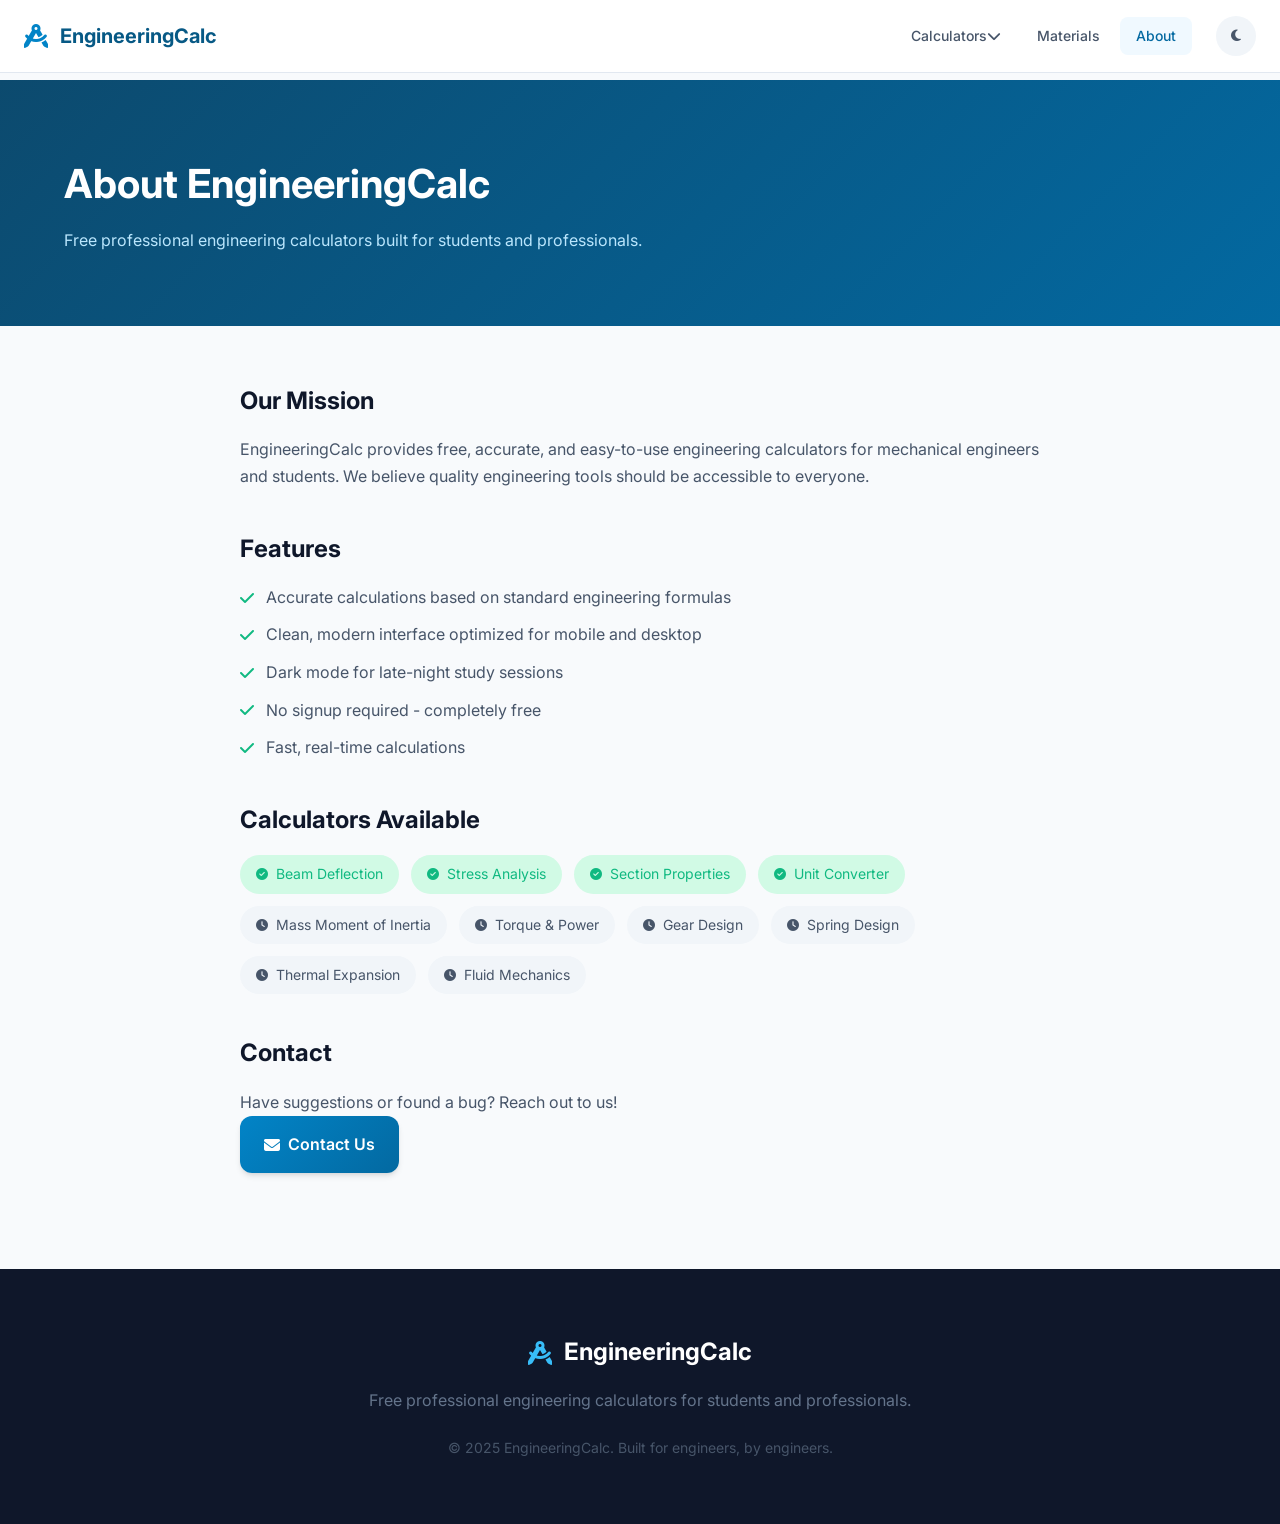
<file: about.html>
<!DOCTYPE html>
<html lang="en">
<head>
    <meta charset="UTF-8">
    <meta name="viewport" content="width=device-width, initial-scale=1.0">
    <title>About | EngineeringCalc</title>
    <meta name="description" content="About EngineeringCalc - Free professional engineering calculators for students and professionals.">
    <link rel="stylesheet" href="styles.css">
    <link href="https://fonts.googleapis.com/css2?family=Inter:wght@300;400;500;600;700&family=JetBrains+Mono:wght@400;500&display=swap" rel="stylesheet">
    <link rel="stylesheet" href="https://cdnjs.cloudflare.com/ajax/libs/font-awesome/6.4.0/css/all.min.css">
</head>
<body>
    <nav class="navbar">
        <a href="index.html" class="nav-brand">
            <i class="fas fa-drafting-compass"></i>
            <span>EngineeringCalc</span>
        </a>
        <div class="nav-links-container">
            <ul class="nav-links">
                <li class="has-dropdown">
                    <a href="index.html#calculators">Calculators <i class="fas fa-chevron-down"></i></a>
                    <div class="dropdown-menu">
                        <a href="beam-calculator.html"><i class="fas fa-ruler-horizontal"></i> Beam Deflection</a>
                        <a href="stress-calculator.html"><i class="fas fa-compress-arrows-alt"></i> Stress Analysis</a>
                        <a href="section-properties.html"><i class="fas fa-shapes"></i> Section Properties</a>
                        <a href="unit-converter.html"><i class="fas fa-exchange-alt"></i> Unit Converter</a>
                    </div>
                </li>
                <li><a href="materials-database.html">Materials</a></li>
                <li><a href="about.html" class="active">About</a></li>
            </ul>
            <button class="theme-toggle" id="themeToggle"><i class="fas fa-moon"></i></button>
        </div>
    </nav>

    <main class="calculator-page">
        <div class="calculator-header">
            <div class="container">
                <h1>About EngineeringCalc</h1>
                <p>Free professional engineering calculators built for students and professionals.</p>
            </div>
        </div>

        <div class="container">
            <div class="about-content">
                <div class="about-section">
                    <h2>Our Mission</h2>
                    <p>EngineeringCalc provides free, accurate, and easy-to-use engineering calculators for mechanical engineers and students. We believe quality engineering tools should be accessible to everyone.</p>
                </div>

                <div class="about-section">
                    <h2>Features</h2>
                    <ul>
                        <li><i class="fas fa-check"></i> Accurate calculations based on standard engineering formulas</li>
                        <li><i class="fas fa-check"></i> Clean, modern interface optimized for mobile and desktop</li>
                        <li><i class="fas fa-check"></i> Dark mode for late-night study sessions</li>
                        <li><i class="fas fa-check"></i> No signup required - completely free</li>
                        <li><i class="fas fa-check"></i> Fast, real-time calculations</li>
                    </ul>
                </div>

                <div class="about-section">
                    <h2>Calculators Available</h2>
                    <div class="calculators-list">
                        <span class="calc-tag ready"><i class="fas fa-check-circle"></i> Beam Deflection</span>
                        <span class="calc-tag ready"><i class="fas fa-check-circle"></i> Stress Analysis</span>
                        <span class="calc-tag ready"><i class="fas fa-check-circle"></i> Section Properties</span>
                        <span class="calc-tag ready"><i class="fas fa-check-circle"></i> Unit Converter</span>
                        <span class="calc-tag"><i class="fas fa-clock"></i> Mass Moment of Inertia</span>
                        <span class="calc-tag"><i class="fas fa-clock"></i> Torque & Power</span>
                        <span class="calc-tag"><i class="fas fa-clock"></i> Gear Design</span>
                        <span class="calc-tag"><i class="fas fa-clock"></i> Spring Design</span>
                        <span class="calc-tag"><i class="fas fa-clock"></i> Thermal Expansion</span>
                        <span class="calc-tag"><i class="fas fa-clock"></i> Fluid Mechanics</span>
                    </div>
                </div>

                <div class="about-section">
                    <h2>Contact</h2>
                    <p>Have suggestions or found a bug? Reach out to us!</p>
                    <a href="mailto:contact@engineeringcalc.com" class="btn-primary"><i class="fas fa-envelope"></i> Contact Us</a>
                </div>
            </div>
        </div>
    </main>

    <footer class="footer">
        <div class="footer-content">
            <div class="footer-brand">
                <i class="fas fa-drafting-compass"></i>
                <span>EngineeringCalc</span>
            </div>
            <p class="footer-text">Free professional engineering calculators for students and professionals.</p>
            <p class="copyright">© 2025 EngineeringCalc. Built for engineers, by engineers.</p>
        </div>
    </footer>

    <script src="theme.js"></script>
</body>
</html>
</file>
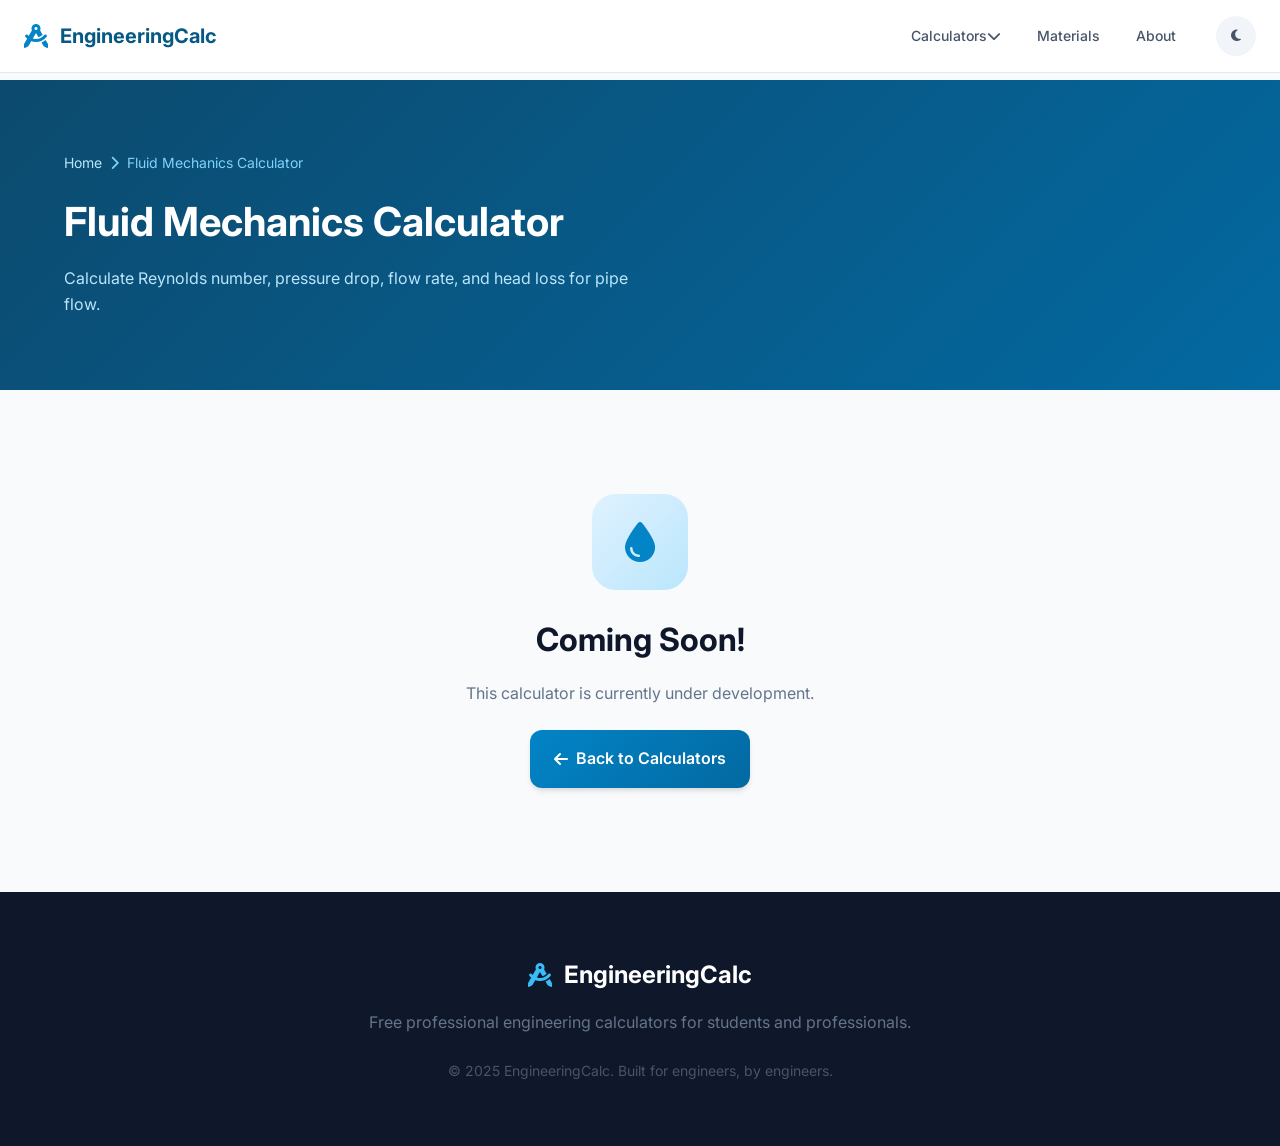
<file: fluid-calculator.html>
<!DOCTYPE html>
<html lang="en">
<head>
    <meta charset="UTF-8">
    <meta name="viewport" content="width=device-width, initial-scale=1.0">
    <title>Fluid Mechanics Calculator | Reynolds Number & Pressure Drop</title>
    <meta name="description" content="Calculate Reynolds number, pressure drop, flow rate, and head loss for pipe flow and channels.">
    <link rel="stylesheet" href="styles.css">
    <link href="https://fonts.googleapis.com/css2?family=Inter:wght@300;400;500;600;700&family=JetBrains+Mono:wght@400;500&display=swap" rel="stylesheet">
    <link rel="stylesheet" href="https://cdnjs.cloudflare.com/ajax/libs/font-awesome/6.4.0/css/all.min.css">
</head>
<body>
    <nav class="navbar">
        <a href="index.html" class="nav-brand">
            <i class="fas fa-drafting-compass"></i>
            <span>EngineeringCalc</span>
        </a>
        <div class="nav-links-container">
            <ul class="nav-links">
                <li class="has-dropdown">
                    <a href="index.html#calculators">Calculators <i class="fas fa-chevron-down"></i></a>
                    <div class="dropdown-menu">
                        <a href="beam-calculator.html"><i class="fas fa-ruler-horizontal"></i> Beam Deflection</a>
                        <a href="stress-calculator.html"><i class="fas fa-compress-arrows-alt"></i> Stress Analysis</a>
                        <a href="section-properties.html"><i class="fas fa-shapes"></i> Section Properties</a>
                        <a href="unit-converter.html"><i class="fas fa-exchange-alt"></i> Unit Converter</a>
                    </div>
                </li>
                <li><a href="materials-database.html">Materials</a></li>
                <li><a href="about.html">About</a></li>
            </ul>
            <button class="theme-toggle" id="themeToggle"><i class="fas fa-moon"></i></button>
        </div>
    </nav>

    <main class="calculator-page">
        <div class="calculator-header">
            <div class="container">
                <div class="breadcrumb">
                    <a href="index.html">Home</a>
                    <i class="fas fa-chevron-right"></i>
                    <span>Fluid Mechanics Calculator</span>
                </div>
                <h1>Fluid Mechanics Calculator</h1>
                <p>Calculate Reynolds number, pressure drop, flow rate, and head loss for pipe flow.</p>
            </div>
        </div>

        <div class="container">
            <div class="coming-soon-container">
                <div class="coming-soon-icon">
                    <i class="fas fa-tint"></i>
                </div>
                <h2>Coming Soon!</h2>
                <p>This calculator is currently under development.</p>
                <a href="index.html" class="btn-primary">
                    <i class="fas fa-arrow-left"></i> Back to Calculators
                </a>
            </div>
        </div>
    </main>

    <footer class="footer">
        <div class="footer-content">
            <div class="footer-brand">
                <i class="fas fa-drafting-compass"></i>
                <span>EngineeringCalc</span>
            </div>
            <p class="footer-text">Free professional engineering calculators for students and professionals.</p>
            <p class="copyright">© 2025 EngineeringCalc. Built for engineers, by engineers.</p>
        </div>
    </footer>

    <script src="theme.js"></script>
</body>
</html>
</file>
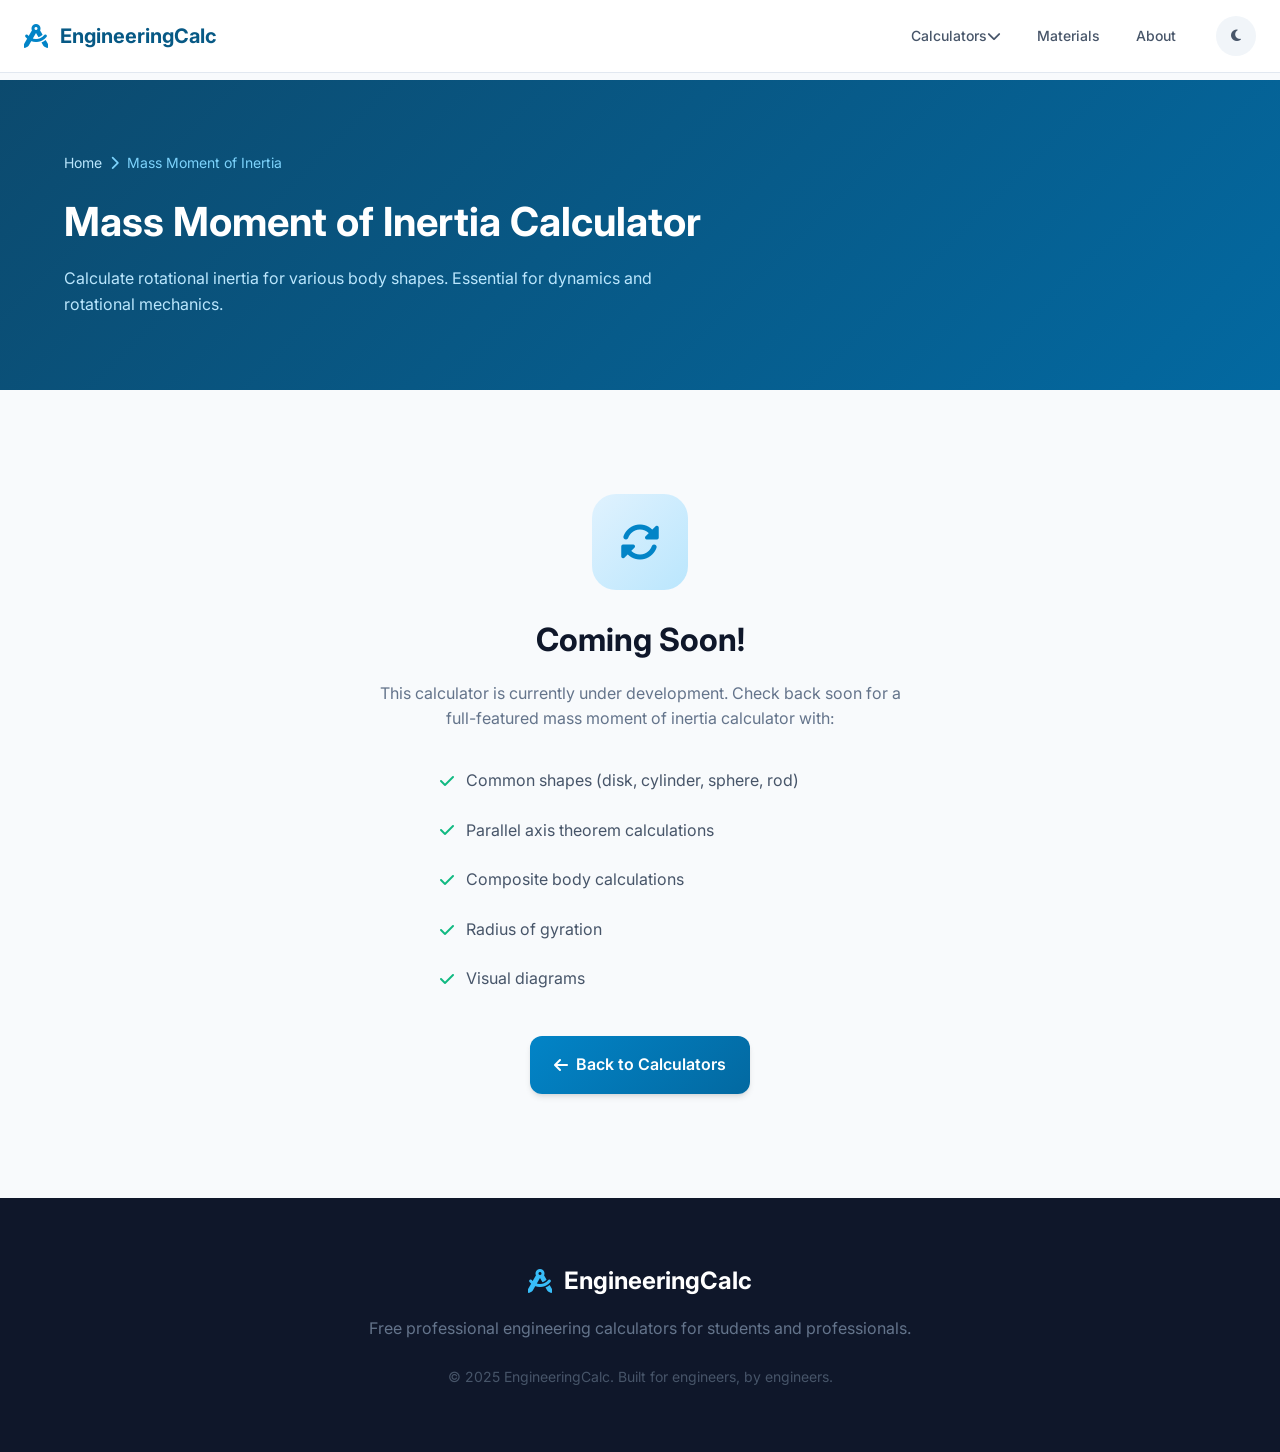
<file: inertia-calculator.html>
<!DOCTYPE html>
<html lang="en">
<head>
    <meta charset="UTF-8">
    <meta name="viewport" content="width=device-width, initial-scale=1.0">
    <title>Mass Moment of Inertia Calculator | Engineering Tools</title>
    <meta name="description" content="Calculate mass moment of inertia for rotating bodies, disks, cylinders, spheres, and custom shapes. Essential for rotational dynamics calculations.">
    <meta name="keywords" content="mass moment of inertia calculator, rotational inertia, flywheel calculator, dynamics">
    <link rel="stylesheet" href="styles.css">
    <link href="https://fonts.googleapis.com/css2?family=Inter:wght@300;400;500;600;700&family=JetBrains+Mono:wght@400;500&display=swap" rel="stylesheet">
    <link rel="stylesheet" href="https://cdnjs.cloudflare.com/ajax/libs/font-awesome/6.4.0/css/all.min.css">
</head>
<body>
    <nav class="navbar">
        <a href="index.html" class="nav-brand">
            <i class="fas fa-drafting-compass"></i>
            <span>EngineeringCalc</span>
        </a>
        <div class="nav-links-container">
            <ul class="nav-links">
                <li class="has-dropdown">
                    <a href="index.html#calculators">Calculators <i class="fas fa-chevron-down"></i></a>
                    <div class="dropdown-menu">
                        <a href="beam-calculator.html"><i class="fas fa-ruler-horizontal"></i> Beam Deflection</a>
                        <a href="stress-calculator.html"><i class="fas fa-compress-arrows-alt"></i> Stress Analysis</a>
                        <a href="section-properties.html"><i class="fas fa-shapes"></i> Section Properties</a>
                        <a href="unit-converter.html"><i class="fas fa-exchange-alt"></i> Unit Converter</a>
                    </div>
                </li>
                <li><a href="materials-database.html">Materials</a></li>
                <li><a href="about.html">About</a></li>
            </ul>
            <button class="theme-toggle" id="themeToggle"><i class="fas fa-moon"></i></button>
        </div>
    </nav>

    <main class="calculator-page">
        <div class="calculator-header">
            <div class="container">
                <div class="breadcrumb">
                    <a href="index.html">Home</a>
                    <i class="fas fa-chevron-right"></i>
                    <span>Mass Moment of Inertia</span>
                </div>
                <h1>Mass Moment of Inertia Calculator</h1>
                <p>Calculate rotational inertia for various body shapes. Essential for dynamics and rotational mechanics.</p>
            </div>
        </div>

        <div class="container">
            <div class="coming-soon-container">
                <div class="coming-soon-icon">
                    <i class="fas fa-sync-alt"></i>
                </div>
                <h2>Coming Soon!</h2>
                <p>This calculator is currently under development. Check back soon for a full-featured mass moment of inertia calculator with:</p>
                <ul class="coming-soon-list">
                    <li><i class="fas fa-check"></i> Common shapes (disk, cylinder, sphere, rod)</li>
                    <li><i class="fas fa-check"></i> Parallel axis theorem calculations</li>
                    <li><i class="fas fa-check"></i> Composite body calculations</li>
                    <li><i class="fas fa-check"></i> Radius of gyration</li>
                    <li><i class="fas fa-check"></i> Visual diagrams</li>
                </ul>
                <a href="index.html" class="btn-primary">
                    <i class="fas fa-arrow-left"></i> Back to Calculators
                </a>
            </div>
        </div>
    </main>

    <footer class="footer">
        <div class="footer-content">
            <div class="footer-brand">
                <i class="fas fa-drafting-compass"></i>
                <span>EngineeringCalc</span>
            </div>
            <p class="footer-text">Free professional engineering calculators for students and professionals.</p>
            <p class="copyright">© 2025 EngineeringCalc. Built for engineers, by engineers.</p>
        </div>
    </footer>

    <script src="theme.js"></script>
</body>
</html>
</file>
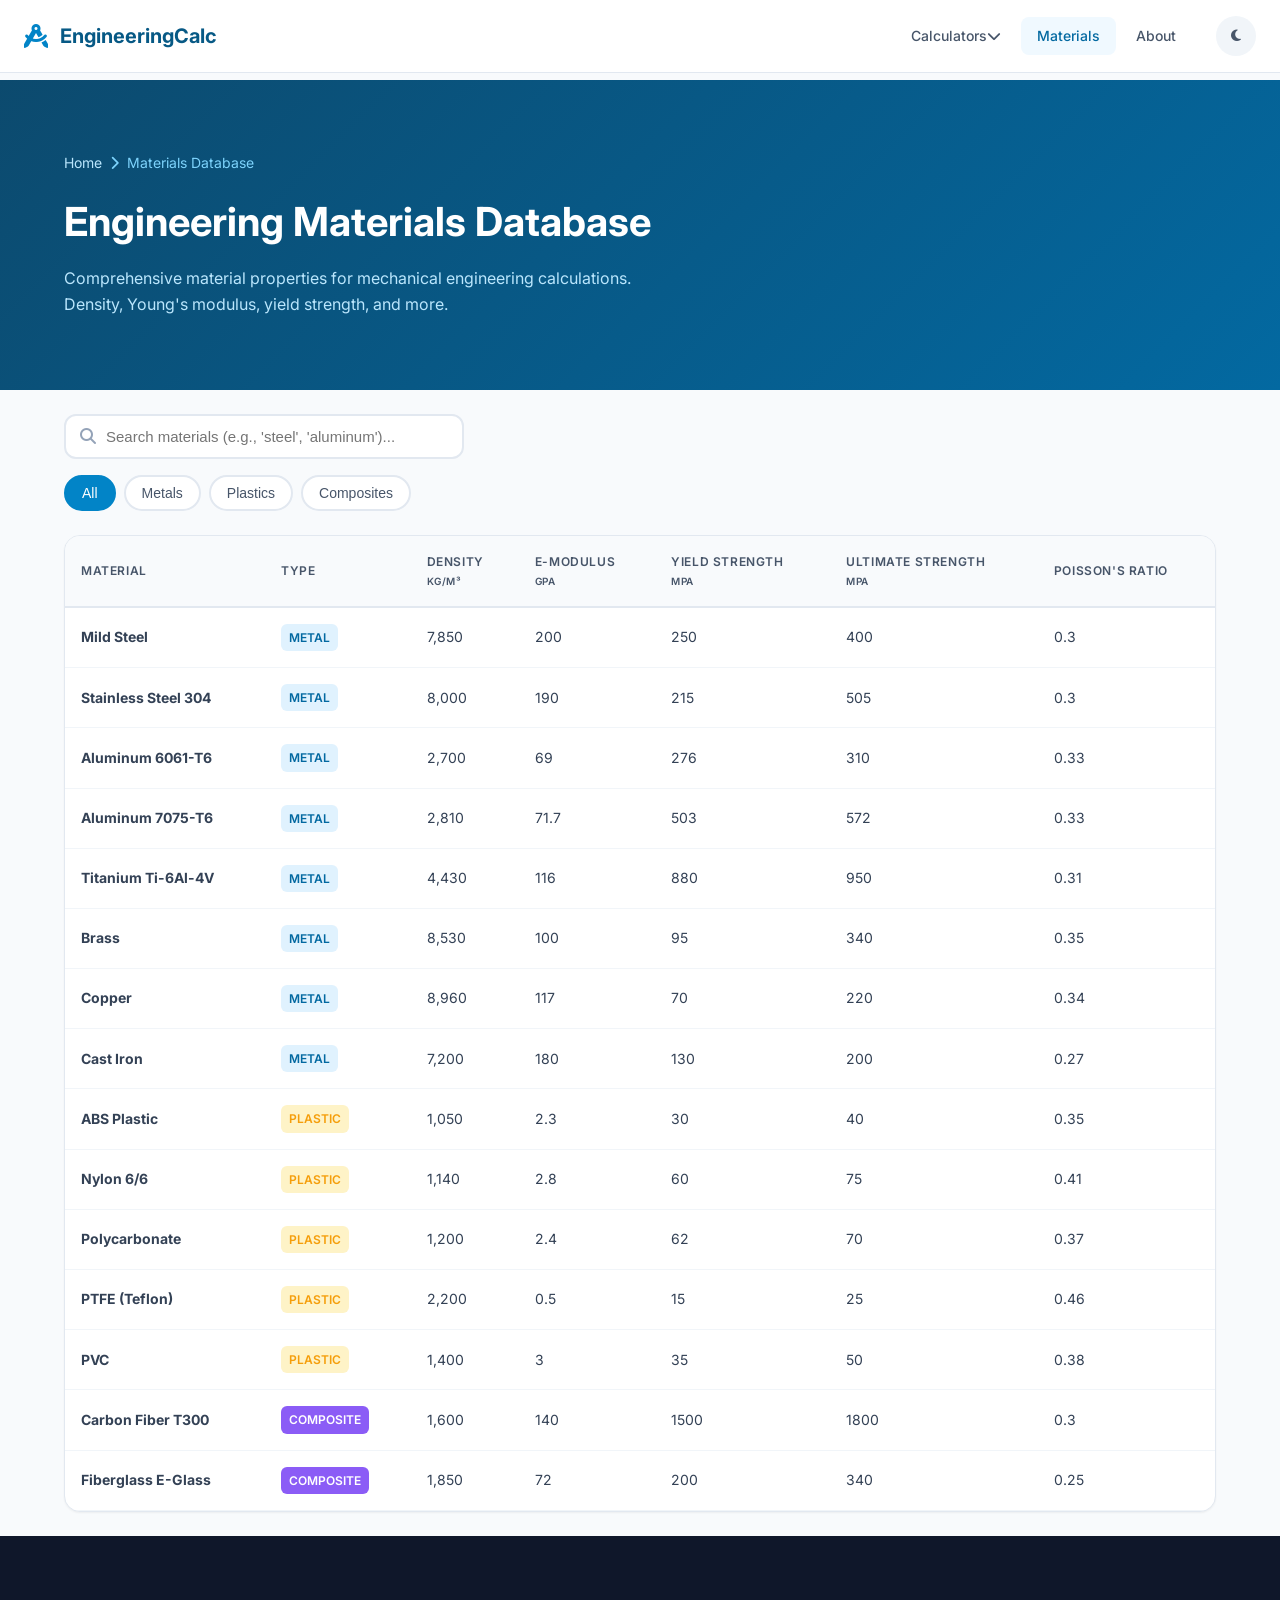
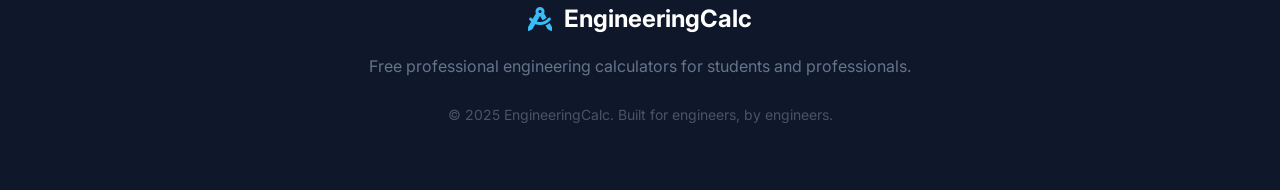
<file: materials-database.html>
<!DOCTYPE html>
<html lang="en">
<head>
    <meta charset="UTF-8">
    <meta name="viewport" content="width=device-width, initial-scale=1.0">
    <title>Materials Database | Engineering Material Properties</title>
    <meta name="description" content="Comprehensive database of engineering material properties including steel, aluminum, titanium, and plastics. Density, Young's modulus, yield strength, and more.">
    <meta name="keywords" content="material properties, engineering materials, steel properties, aluminum properties, youngs modulus">
    <link rel="stylesheet" href="styles.css">
    <link href="https://fonts.googleapis.com/css2?family=Inter:wght@300;400;500;600;700&family=JetBrains+Mono:wght@400;500&display=swap" rel="stylesheet">
    <link rel="stylesheet" href="https://cdnjs.cloudflare.com/ajax/libs/font-awesome/6.4.0/css/all.min.css">
</head>
<body>
    <nav class="navbar">
        <a href="index.html" class="nav-brand">
            <i class="fas fa-drafting-compass"></i>
            <span>EngineeringCalc</span>
        </a>
        <div class="nav-links-container">
            <ul class="nav-links">
                <li class="has-dropdown">
                    <a href="index.html#calculators">Calculators <i class="fas fa-chevron-down"></i></a>
                    <div class="dropdown-menu">
                        <a href="beam-calculator.html"><i class="fas fa-ruler-horizontal"></i> Beam Deflection</a>
                        <a href="stress-calculator.html"><i class="fas fa-compress-arrows-alt"></i> Stress Analysis</a>
                        <a href="section-properties.html"><i class="fas fa-shapes"></i> Section Properties</a>
                        <a href="unit-converter.html"><i class="fas fa-exchange-alt"></i> Unit Converter</a>
                    </div>
                </li>
                <li><a href="materials-database.html" class="active">Materials</a></li>
                <li><a href="about.html">About</a></li>
            </ul>
            <button class="theme-toggle" id="themeToggle"><i class="fas fa-moon"></i></button>
        </div>
    </nav>

    <main class="calculator-page">
        <div class="calculator-header">
            <div class="container">
                <div class="breadcrumb">
                    <a href="index.html">Home</a>
                    <i class="fas fa-chevron-right"></i>
                    <span>Materials Database</span>
                </div>
                <h1>Engineering Materials Database</h1>
                <p>Comprehensive material properties for mechanical engineering calculations. Density, Young's modulus, yield strength, and more.</p>
            </div>
        </div>

        <div class="container">
            <div class="materials-controls">
                <div class="search-box">
                    <i class="fas fa-search"></i>
                    <input type="text" id="materialSearch" placeholder="Search materials (e.g., 'steel', 'aluminum')...">
                </div>
                <div class="filter-buttons">
                    <button class="filter-btn active" data-filter="all">All</button>
                    <button class="filter-btn" data-filter="metal">Metals</button>
                    <button class="filter-btn" data-filter="plastic">Plastics</button>
                    <button class="filter-btn" data-filter="composite">Composites</button>
                </div>
            </div>

            <div class="materials-table-container">
                <table class="materials-table">
                    <thead>
                        <tr>
                            <th>Material</th>
                            <th>Type</th>
                            <th>Density<br><small>kg/m³</small></th>
                            <th>E-Modulus<br><small>GPa</small></th>
                            <th>Yield Strength<br><small>MPa</small></th>
                            <th>Ultimate Strength<br><small>MPa</small></th>
                            <th>Poisson's Ratio</th>
                        </tr>
                    </thead>
                    <tbody id="materials-tbody">
                        <!-- Populated by JavaScript -->
                    </tbody>
                </table>
            </div>
        </div>
    </main>

    <footer class="footer">
        <div class="footer-content">
            <div class="footer-brand">
                <i class="fas fa-drafting-compass"></i>
                <span>EngineeringCalc</span>
            </div>
            <p class="footer-text">Free professional engineering calculators for students and professionals.</p>
            <p class="copyright">© 2025 EngineeringCalc. Built for engineers, by engineers.</p>
        </div>
    </footer>

    <script src="theme.js"></script>
    <script>
        const materials = [
            { name: "Mild Steel", type: "metal", density: 7850, E: 200, yield: 250, ultimate: 400, poisson: 0.30 },
            { name: "Stainless Steel 304", type: "metal", density: 8000, E: 190, yield: 215, ultimate: 505, poisson: 0.30 },
            { name: "Aluminum 6061-T6", type: "metal", density: 2700, E: 69, yield: 276, ultimate: 310, poisson: 0.33 },
            { name: "Aluminum 7075-T6", type: "metal", density: 2810, E: 71.7, yield: 503, ultimate: 572, poisson: 0.33 },
            { name: "Titanium Ti-6Al-4V", type: "metal", density: 4430, E: 116, yield: 880, ultimate: 950, poisson: 0.31 },
            { name: "Brass", type: "metal", density: 8530, E: 100, yield: 95, ultimate: 340, poisson: 0.35 },
            { name: "Copper", type: "metal", density: 8960, E: 117, yield: 70, ultimate: 220, poisson: 0.34 },
            { name: "Cast Iron", type: "metal", density: 7200, E: 180, yield: 130, ultimate: 200, poisson: 0.27 },
            { name: "ABS Plastic", type: "plastic", density: 1050, E: 2.3, yield: 30, ultimate: 40, poisson: 0.35 },
            { name: "Nylon 6/6", type: "plastic", density: 1140, E: 2.8, yield: 60, ultimate: 75, poisson: 0.41 },
            { name: "Polycarbonate", type: "plastic", density: 1200, E: 2.4, yield: 62, ultimate: 70, poisson: 0.37 },
            { name: "PTFE (Teflon)", type: "plastic", density: 2200, E: 0.5, yield: 15, ultimate: 25, poisson: 0.46 },
            { name: "PVC", type: "plastic", density: 1400, E: 3.0, yield: 35, ultimate: 50, poisson: 0.38 },
            { name: "Carbon Fiber T300", type: "composite", density: 1600, E: 140, yield: 1500, ultimate: 1800, poisson: 0.30 },
            { name: "Fiberglass E-Glass", type: "composite", density: 1850, E: 72, yield: 200, ultimate: 340, poisson: 0.25 }
        ];

        function renderMaterials(filter = 'all', search = '') {
            const tbody = document.getElementById('materials-tbody');
            tbody.innerHTML = '';

            const filtered = materials.filter(m => {
                const matchesFilter = filter === 'all' || m.type === filter;
                const matchesSearch = m.name.toLowerCase().includes(search.toLowerCase());
                return matchesFilter && matchesSearch;
            });

            filtered.forEach(m => {
                const row = document.createElement('tr');
                row.innerHTML = `
                    <td><strong>${m.name}</strong></td>
                    <td><span class="material-type-badge ${m.type}">${m.type}</span></td>
                    <td>${m.density.toLocaleString()}</td>
                    <td>${m.E}</td>
                    <td>${m.yield}</td>
                    <td>${m.ultimate}</td>
                    <td>${m.poisson}</td>
                `;
                tbody.appendChild(row);
            });
        }

        // Filter buttons
        document.querySelectorAll('.filter-btn').forEach(btn => {
            btn.addEventListener('click', () => {
                document.querySelectorAll('.filter-btn').forEach(b => b.classList.remove('active'));
                btn.classList.add('active');
                const search = document.getElementById('materialSearch').value;
                renderMaterials(btn.dataset.filter, search);
            });
        });

        // Search
        document.getElementById('materialSearch').addEventListener('input', (e) => {
            const activeFilter = document.querySelector('.filter-btn.active').dataset.filter;
            renderMaterials(activeFilter, e.target.value);
        });

        // Initialize
        renderMaterials();
    </script>
</body>
</html>
</file>
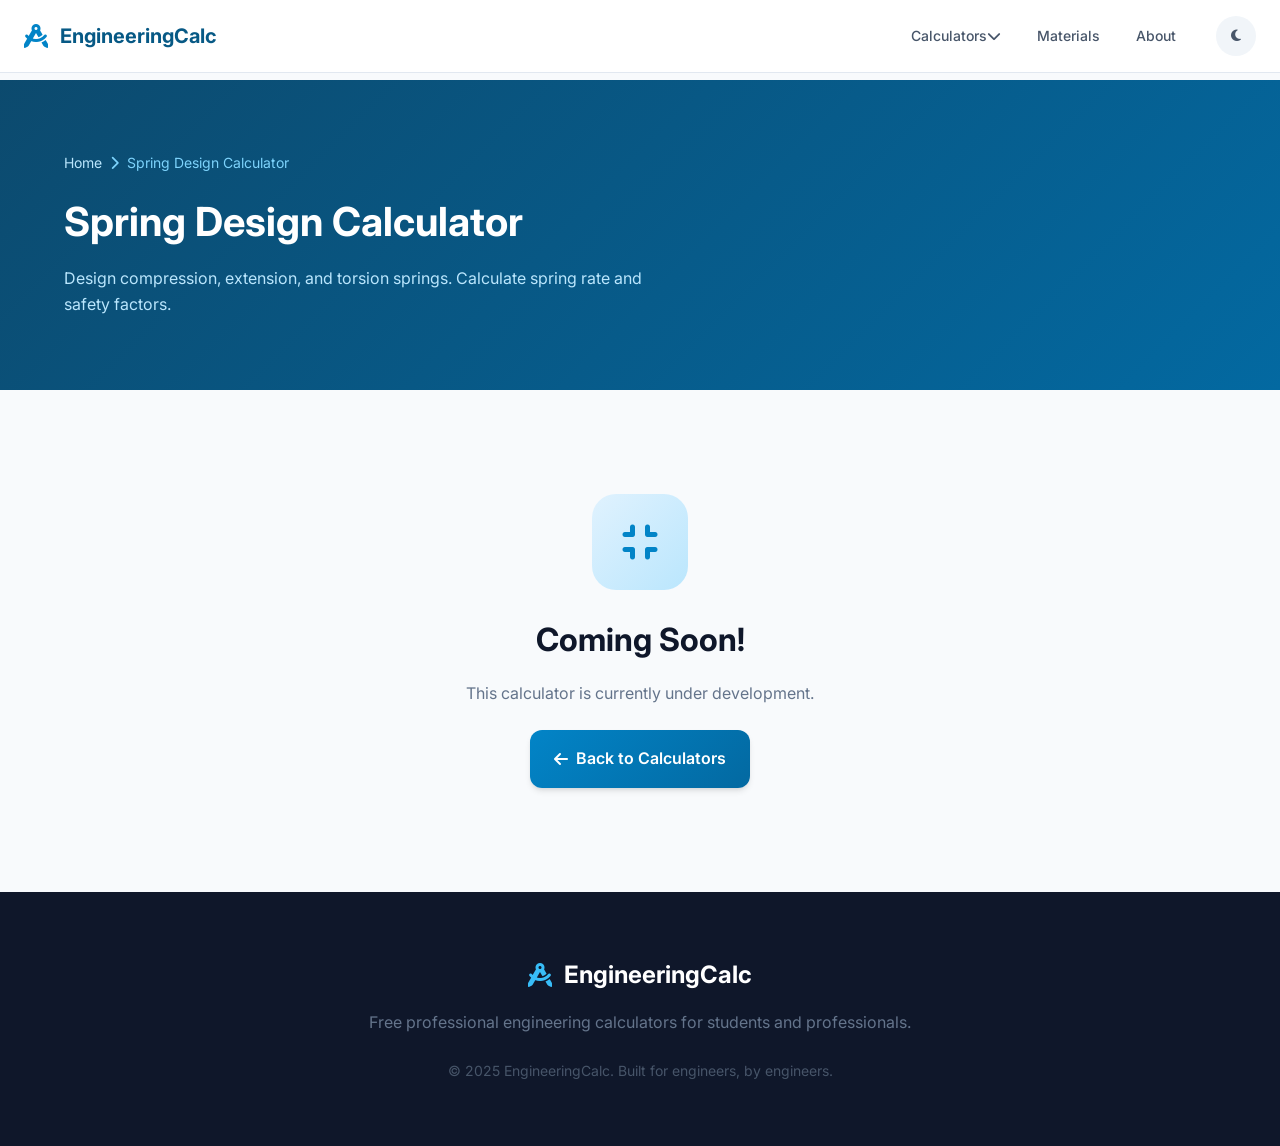
<file: spring-calculator.html>
<!DOCTYPE html>
<html lang="en">
<head>
    <meta charset="UTF-8">
    <meta name="viewport" content="width=device-width, initial-scale=1.0">
    <title>Spring Design Calculator | Compression & Extension Springs</title>
    <meta name="description" content="Design compression, extension, and torsion springs. Calculate spring rate, max load, and safety factor.">
    <link rel="stylesheet" href="styles.css">
    <link href="https://fonts.googleapis.com/css2?family=Inter:wght@300;400;500;600;700&family=JetBrains+Mono:wght@400;500&display=swap" rel="stylesheet">
    <link rel="stylesheet" href="https://cdnjs.cloudflare.com/ajax/libs/font-awesome/6.4.0/css/all.min.css">
</head>
<body>
    <nav class="navbar">
        <a href="index.html" class="nav-brand">
            <i class="fas fa-drafting-compass"></i>
            <span>EngineeringCalc</span>
        </a>
        <div class="nav-links-container">
            <ul class="nav-links">
                <li class="has-dropdown">
                    <a href="index.html#calculators">Calculators <i class="fas fa-chevron-down"></i></a>
                    <div class="dropdown-menu">
                        <a href="beam-calculator.html"><i class="fas fa-ruler-horizontal"></i> Beam Deflection</a>
                        <a href="stress-calculator.html"><i class="fas fa-compress-arrows-alt"></i> Stress Analysis</a>
                        <a href="section-properties.html"><i class="fas fa-shapes"></i> Section Properties</a>
                        <a href="unit-converter.html"><i class="fas fa-exchange-alt"></i> Unit Converter</a>
                    </div>
                </li>
                <li><a href="materials-database.html">Materials</a></li>
                <li><a href="about.html">About</a></li>
            </ul>
            <button class="theme-toggle" id="themeToggle"><i class="fas fa-moon"></i></button>
        </div>
    </nav>

    <main class="calculator-page">
        <div class="calculator-header">
            <div class="container">
                <div class="breadcrumb">
                    <a href="index.html">Home</a>
                    <i class="fas fa-chevron-right"></i>
                    <span>Spring Design Calculator</span>
                </div>
                <h1>Spring Design Calculator</h1>
                <p>Design compression, extension, and torsion springs. Calculate spring rate and safety factors.</p>
            </div>
        </div>

        <div class="container">
            <div class="coming-soon-container">
                <div class="coming-soon-icon">
                    <i class="fas fa-compress"></i>
                </div>
                <h2>Coming Soon!</h2>
                <p>This calculator is currently under development.</p>
                <a href="index.html" class="btn-primary">
                    <i class="fas fa-arrow-left"></i> Back to Calculators
                </a>
            </div>
        </div>
    </main>

    <footer class="footer">
        <div class="footer-content">
            <div class="footer-brand">
                <i class="fas fa-drafting-compass"></i>
                <span>EngineeringCalc</span>
            </div>
            <p class="footer-text">Free professional engineering calculators for students and professionals.</p>
            <p class="copyright">© 2025 EngineeringCalc. Built for engineers, by engineers.</p>
        </div>
    </footer>

    <script src="theme.js"></script>
</body>
</html>
</file>
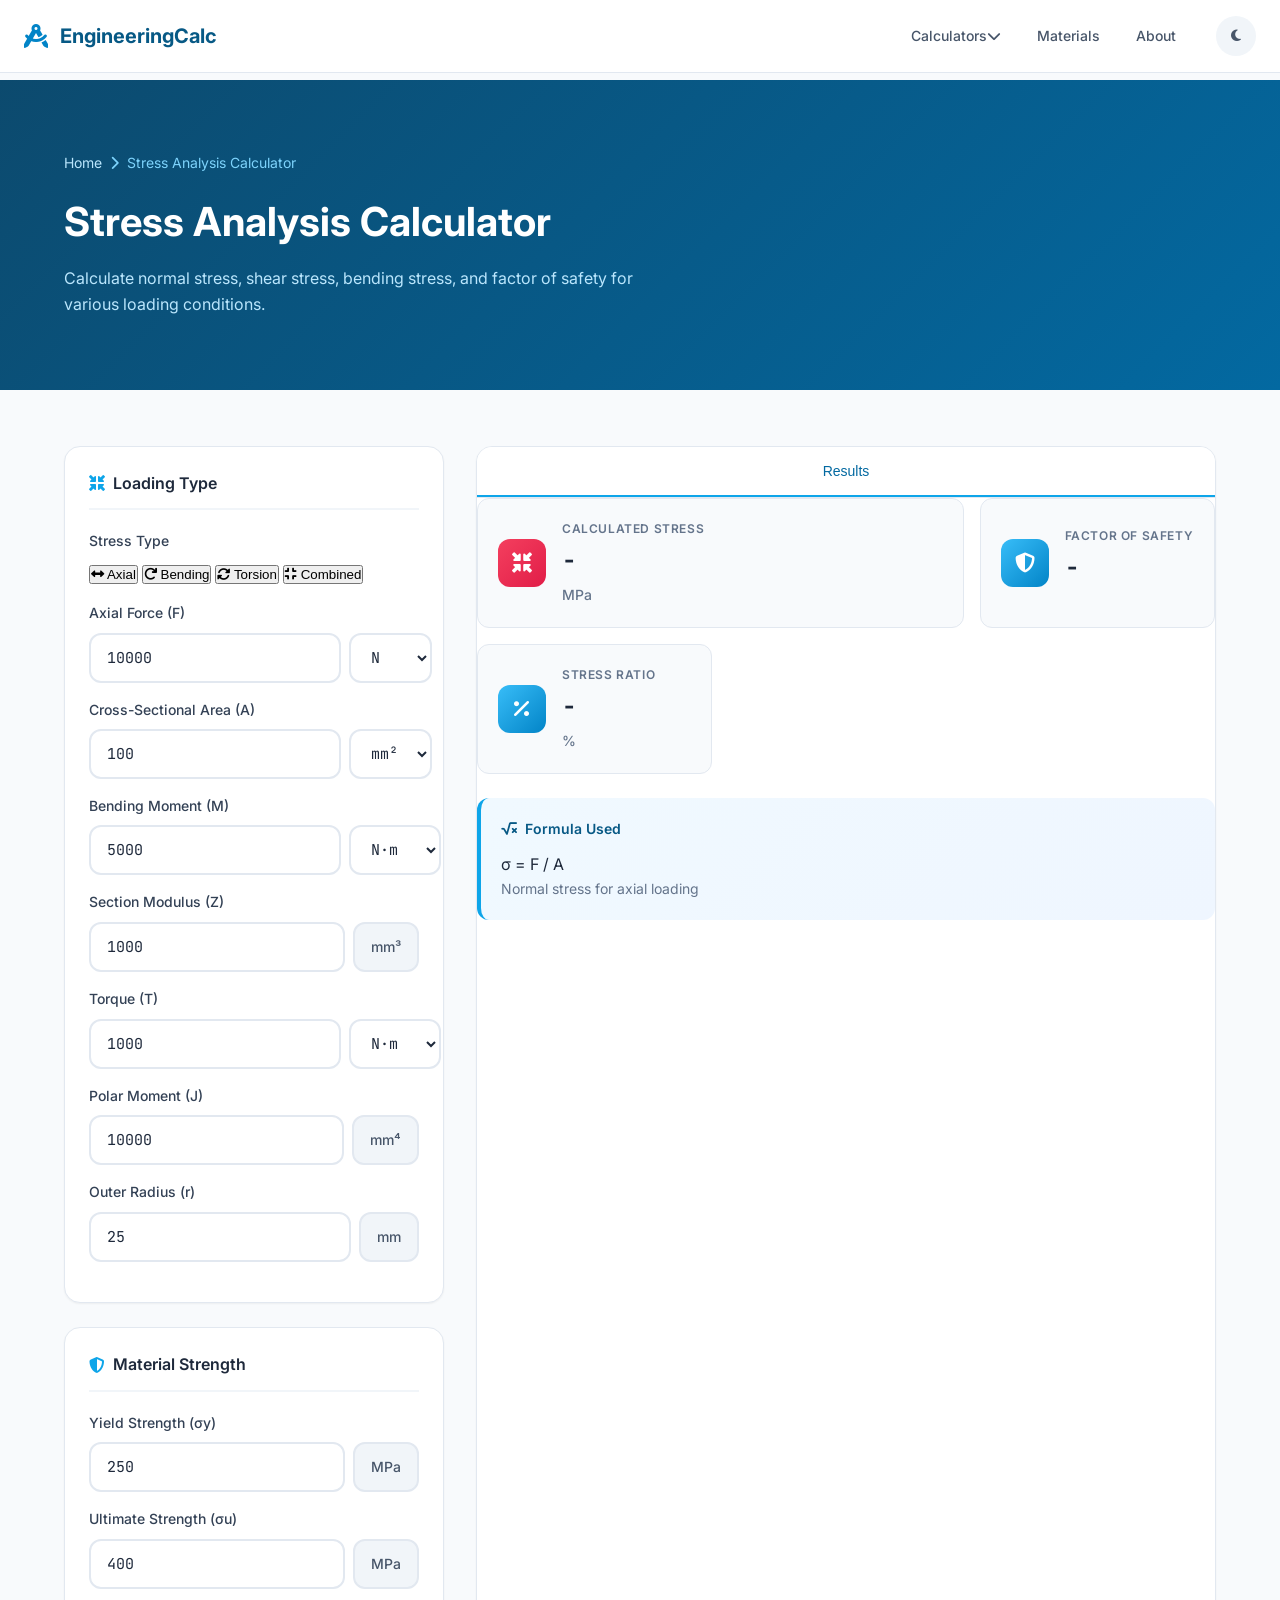
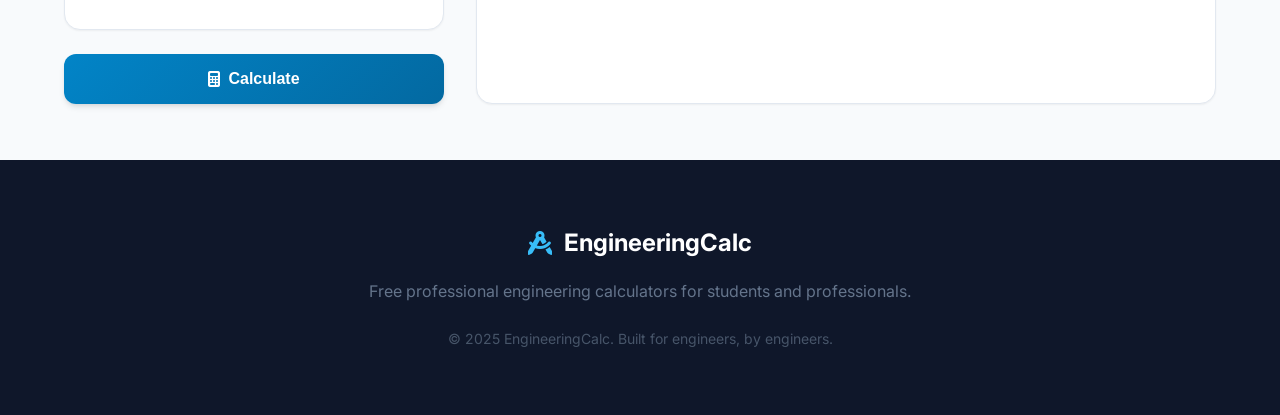
<file: stress-calculator.html>
<!DOCTYPE html>
<html lang="en">
<head>
    <meta charset="UTF-8">
    <meta name="viewport" content="width=device-width, initial-scale=1.0">
    <title>Stress Analysis Calculator | Normal, Shear & Bending Stress</title>
    <meta name="description" content="Calculate normal stress, shear stress, bending stress, torsional stress, and factor of safety for mechanical engineering applications.">
    <meta name="keywords" content="stress calculator, normal stress, shear stress, bending stress, factor of safety">
    <link rel="stylesheet" href="styles.css">
    <link href="https://fonts.googleapis.com/css2?family=Inter:wght@300;400;500;600;700&family=JetBrains+Mono:wght@400;500&display=swap" rel="stylesheet">
    <link rel="stylesheet" href="https://cdnjs.cloudflare.com/ajax/libs/font-awesome/6.4.0/css/all.min.css">
</head>
<body>
    <nav class="navbar">
        <a href="index.html" class="nav-brand">
            <i class="fas fa-drafting-compass"></i>
            <span>EngineeringCalc</span>
        </a>
        <div class="nav-links-container">
            <ul class="nav-links">
                <li class="has-dropdown">
                    <a href="index.html#calculators">Calculators <i class="fas fa-chevron-down"></i></a>
                    <div class="dropdown-menu">
                        <a href="beam-calculator.html"><i class="fas fa-ruler-horizontal"></i> Beam Deflection</a>
                        <a href="stress-calculator.html" class="active"><i class="fas fa-compress-arrows-alt"></i> Stress Analysis</a>
                        <a href="section-properties.html"><i class="fas fa-shapes"></i> Section Properties</a>
                    </div>
                </li>
                <li><a href="materials-database.html">Materials</a></li>
                <li><a href="about.html">About</a></li>
            </ul>
            <button class="theme-toggle" id="themeToggle"><i class="fas fa-moon"></i></button>
        </div>
    </nav>

    <main class="calculator-page">
        <div class="calculator-header">
            <div class="container">
                <div class="breadcrumb">
                    <a href="index.html">Home</a>
                    <i class="fas fa-chevron-right"></i>
                    <span>Stress Analysis Calculator</span>
                </div>
                <h1>Stress Analysis Calculator</h1>
                <p>Calculate normal stress, shear stress, bending stress, and factor of safety for various loading conditions.</p>
            </div>
        </div>

        <div class="container">
            <div class="calculator-layout">
                <div class="calculator-inputs">
                    <div class="input-section">
                        <h2><i class="fas fa-compress-arrows-alt"></i> Loading Type</h2>
                        
                        <div class="input-group">
                            <label>Stress Type</label>
                            <div class="stress-type-selector">
                                <button class="stress-type-btn active" data-type="axial">
                                    <i class="fas fa-arrows-alt-h"></i>
                                    <span>Axial</span>
                                </button>
                                <button class="stress-type-btn" data-type="bending">
                                    <i class="fas fa-redo"></i>
                                    <span>Bending</span>
                                </button>
                                <button class="stress-type-btn" data-type="torsion">
                                    <i class="fas fa-sync-alt"></i>
                                    <span>Torsion</span>
                                </button>
                                <button class="stress-type-btn" data-type="combined">
                                    <i class="fas fa-compress"></i>
                                    <span>Combined</span>
                                </button>
                            </div>
                        </div>

                        <div id="axial-inputs" class="stress-inputs active">
                            <div class="input-group">
                                <label for="axial-force">Axial Force (F)</label>
                                <div class="input-wrapper">
                                    <input type="number" id="axial-force" value="10000">
                                    <select id="axial-force-unit">
                                        <option value="N">N</option>
                                        <option value="kN">kN</option>
                                        <option value="lbf">lbf</option>
                                    </select>
                                </div>
                            </div>
                            <div class="input-group">
                                <label for="axial-area">Cross-Sectional Area (A)</label>
                                <div class="input-wrapper">
                                    <input type="number" id="axial-area" value="100">
                                    <select id="axial-area-unit">
                                        <option value="mm2">mm²</option>
                                        <option value="m2">m²</option>
                                        <option value="in2">in²</option>
                                    </select>
                                </div>
                            </div>
                        </div>

                        <div id="bending-inputs" class="stress-inputs">
                            <div class="input-group">
                                <label for="bending-moment">Bending Moment (M)</label>
                                <div class="input-wrapper">
                                    <input type="number" id="bending-moment" value="5000">
                                    <select id="bending-moment-unit">
                                        <option value="Nm">N·m</option>
                                        <option value="Nmm">N·mm</option>
                                    </select>
                                </div>
                            </div>
                            <div class="input-group">
                                <label for="section-modulus">Section Modulus (Z)</label>
                                <div class="input-wrapper">
                                    <input type="number" id="section-modulus" value="1000">
                                    <span class="unit-label">mm³</span>
                                </div>
                            </div>
                        </div>

                        <div id="torsion-inputs" class="stress-inputs">
                            <div class="input-group">
                                <label for="torque">Torque (T)</label>
                                <div class="input-wrapper">
                                    <input type="number" id="torque" value="1000">
                                    <select id="torque-unit">
                                        <option value="Nm">N·m</option>
                                        <option value="Nmm">N·mm</option>
                                    </select>
                                </div>
                            </div>
                            <div class="input-group">
                                <label for="polar-moment">Polar Moment (J)</label>
                                <div class="input-wrapper">
                                    <input type="number" id="polar-moment" value="10000">
                                    <span class="unit-label">mm⁴</span>
                                </div>
                            </div>
                            <div class="input-group">
                                <label for="torsion-radius">Outer Radius (r)</label>
                                <div class="input-wrapper">
                                    <input type="number" id="torsion-radius" value="25">
                                    <span class="unit-label">mm</span>
                                </div>
                            </div>
                        </div>
                    </div>

                    <div class="input-section">
                        <h2><i class="fas fa-shield-alt"></i> Material Strength</h2>
                        <div class="input-group">
                            <label for="yield-strength">Yield Strength (σy)</label>
                            <div class="input-wrapper">
                                <input type="number" id="yield-strength" value="250">
                                <span class="unit-label">MPa</span>
                            </div>
                        </div>
                        <div class="input-group">
                            <label for="ultimate-strength">Ultimate Strength (σu)</label>
                            <div class="input-wrapper">
                                <input type="number" id="ultimate-strength" value="400">
                                <span class="unit-label">MPa</span>
                            </div>
                        </div>
                    </div>

                    <button class="calc-btn primary" onclick="calculateStress()">
                        <i class="fas fa-calculator"></i> Calculate
                    </button>
                </div>

                <div class="calculator-results">
                    <div class="results-tabs">
                        <button class="tab-btn active">Results</button>
                    </div>
                    
                    <div class="results-grid">
                        <div class="result-card large">
                            <div class="result-icon stress">
                                <i class="fas fa-compress-arrows-alt"></i>
                            </div>
                            <div class="result-content">
                                <span class="result-label">Calculated Stress</span>
                                <span class="result-value" id="calculated-stress">-</span>
                                <span class="result-unit">MPa</span>
                            </div>
                        </div>

                        <div class="result-card">
                            <div class="result-icon">
                                <i class="fas fa-shield-alt"></i>
                            </div>
                            <div class="result-content">
                                <span class="result-label">Factor of Safety</span>
                                <span class="result-value" id="fos">-</span>
                                <span class="result-status" id="safety-status"></span>
                            </div>
                        </div>

                        <div class="result-card">
                            <div class="result-icon">
                                <i class="fas fa-percentage"></i>
                            </div>
                            <div class="result-content">
                                <span class="result-label">Stress Ratio</span>
                                <span class="result-value" id="stress-ratio">-</span>
                                <span class="result-unit">%</span>
                            </div>
                        </div>
                    </div>

                    <div class="formula-box">
                        <h4><i class="fas fa-square-root-alt"></i> Formula Used</h4>
                        <p id="stress-formula">σ = F / A</p>
                        <p class="formula-desc">Normal stress for axial loading</p>
                    </div>
                </div>
            </div>
        </div>
    </main>

    <footer class="footer">
        <div class="footer-content">
            <div class="footer-brand">
                <i class="fas fa-drafting-compass"></i>
                <span>EngineeringCalc</span>
            </div>
            <p class="footer-text">Free professional engineering calculators for students and professionals.</p>
            <p class="copyright">© 2025 EngineeringCalc. Built for engineers, by engineers.</p>
        </div>
    </footer>

    <script src="theme.js"></script>
    <script>
        // Stress calculator JavaScript
        function calculateStress() {
            const stressType = document.querySelector('.stress-type-btn.active').dataset.type;
            const yieldStrength = parseFloat(document.getElementById('yield-strength').value);
            
            let stress = 0;
            let formula = '';
            
            if (stressType === 'axial') {
                const force = parseFloat(document.getElementById('axial-force').value);
                const area = parseFloat(document.getElementById('axial-area').value);
                stress = force / area;
                formula = 'σ = F / A';
            } else if (stressType === 'bending') {
                const moment = parseFloat(document.getElementById('bending-moment').value);
                const z = parseFloat(document.getElementById('section-modulus').value);
                stress = moment / z;
                formula = 'σ = M / Z';
            } else if (stressType === 'torsion') {
                const torque = parseFloat(document.getElementById('torque').value);
                const j = parseFloat(document.getElementById('polar-moment').value);
                const r = parseFloat(document.getElementById('torsion-radius').value);
                stress = (torque * r) / j;
                formula = 'τ = T·r / J';
            }
            
            const fos = yieldStrength / stress;
            const ratio = (stress / yieldStrength) * 100;
            
            document.getElementById('calculated-stress').textContent = stress.toFixed(2);
            document.getElementById('fos').textContent = fos.toFixed(2);
            document.getElementById('stress-ratio').textContent = ratio.toFixed(1);
            document.getElementById('stress-formula').textContent = formula;
            
            const statusEl = document.getElementById('safety-status');
            if (fos >= 2) {
                statusEl.textContent = 'Safe';
                statusEl.className = 'result-status safe';
            } else if (fos >= 1.5) {
                statusEl.textContent = 'Caution';
                statusEl.className = 'result-status warning';
            } else {
                statusEl.textContent = 'Unsafe';
                statusEl.className = 'result-status danger';
            }
        }
        
        // Stress type selector
        document.querySelectorAll('.stress-type-btn').forEach(btn => {
            btn.addEventListener('click', () => {
                document.querySelectorAll('.stress-type-btn').forEach(b => b.classList.remove('active'));
                btn.classList.add('active');
                
                const type = btn.dataset.type;
                document.querySelectorAll('.stress-inputs').forEach(el => el.classList.remove('active'));
                document.getElementById(type + '-inputs').classList.add('active');
            });
        });
    </script>
</body>
</html>
</file>
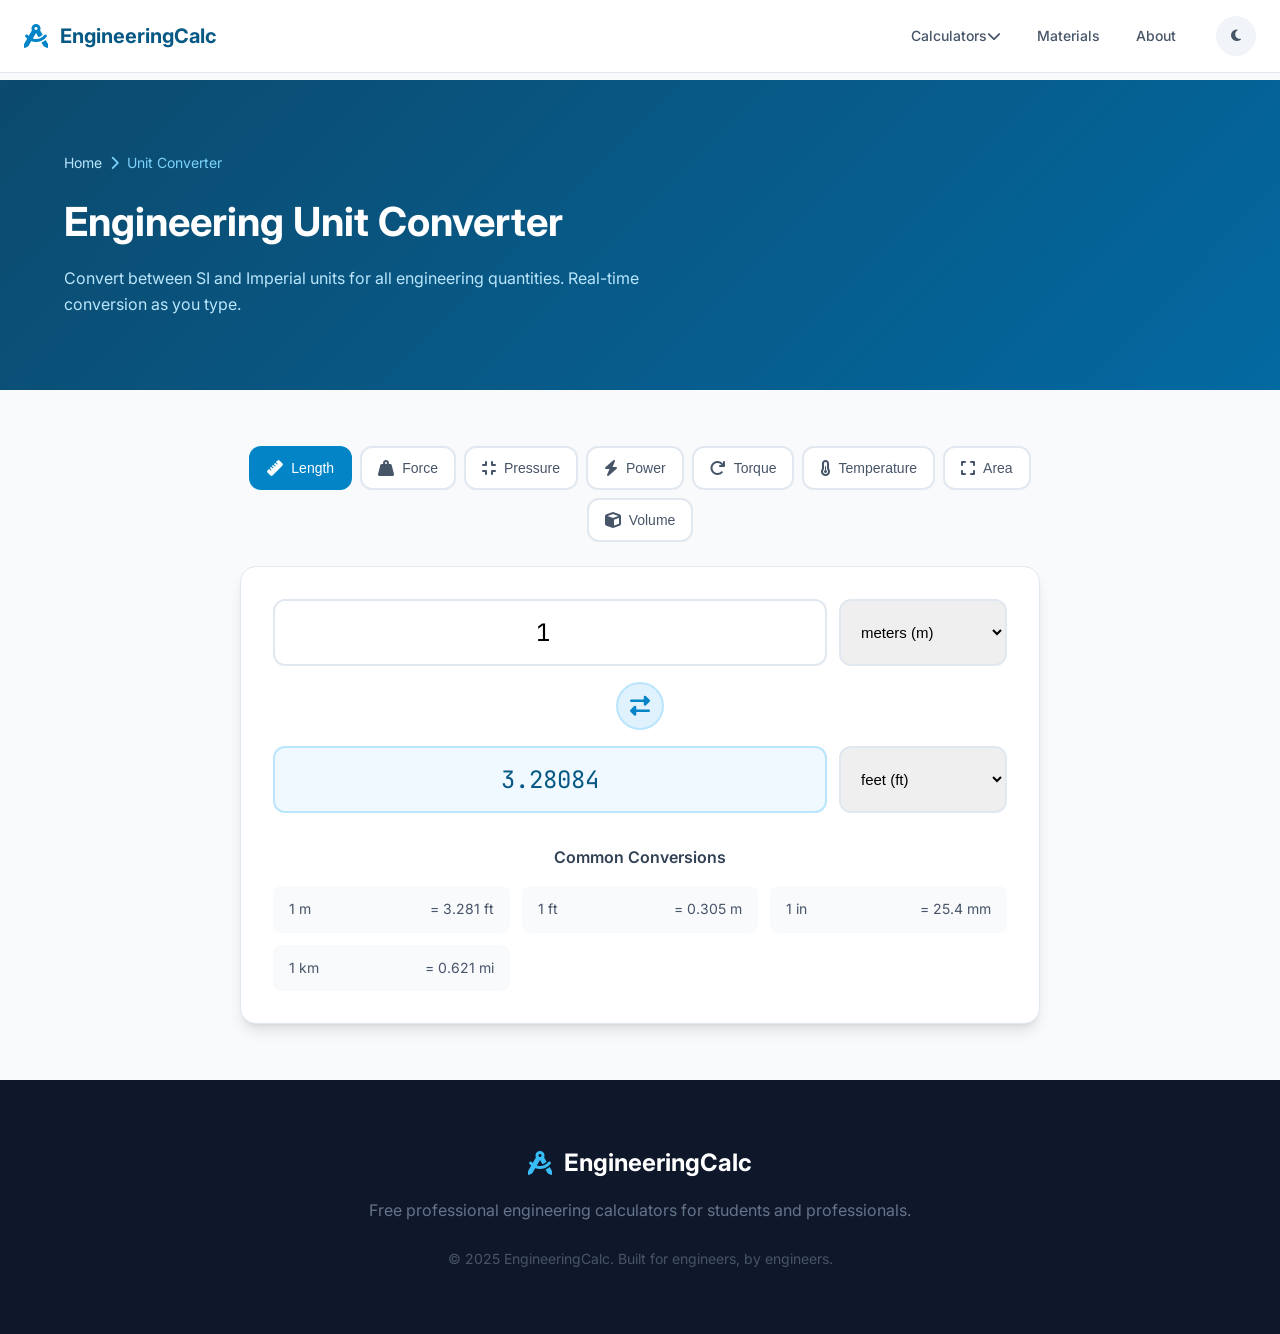
<file: unit-converter.html>
<!DOCTYPE html>
<html lang="en">
<head>
    <meta charset="UTF-8">
    <meta name="viewport" content="width=device-width, initial-scale=1.0">
    <title>Engineering Unit Converter | SI to Imperial Conversion</title>
    <meta name="description" content="Free engineering unit converter. Convert between SI and Imperial units for length, force, pressure, power, temperature, and more.">
    <meta name="keywords" content="unit converter, engineering units, si to imperial, pressure converter, force converter">
    <link rel="stylesheet" href="styles.css">
    <link href="https://fonts.googleapis.com/css2?family=Inter:wght@300;400;500;600;700&family=JetBrains+Mono:wght@400;500&display=swap" rel="stylesheet">
    <link rel="stylesheet" href="https://cdnjs.cloudflare.com/ajax/libs/font-awesome/6.4.0/css/all.min.css">
</head>
<body>
    <nav class="navbar">
        <a href="index.html" class="nav-brand">
            <i class="fas fa-drafting-compass"></i>
            <span>EngineeringCalc</span>
        </a>
        <div class="nav-links-container">
            <ul class="nav-links">
                <li class="has-dropdown">
                    <a href="index.html#calculators">Calculators <i class="fas fa-chevron-down"></i></a>
                    <div class="dropdown-menu">
                        <a href="beam-calculator.html"><i class="fas fa-ruler-horizontal"></i> Beam Deflection</a>
                        <a href="stress-calculator.html"><i class="fas fa-compress-arrows-alt"></i> Stress Analysis</a>
                        <a href="section-properties.html"><i class="fas fa-shapes"></i> Section Properties</a>
                        <a href="unit-converter.html" class="active"><i class="fas fa-exchange-alt"></i> Unit Converter</a>
                    </div>
                </li>
                <li><a href="materials-database.html">Materials</a></li>
                <li><a href="about.html">About</a></li>
            </ul>
            <button class="theme-toggle" id="themeToggle"><i class="fas fa-moon"></i></button>
        </div>
    </nav>

    <main class="calculator-page">
        <div class="calculator-header">
            <div class="container">
                <div class="breadcrumb">
                    <a href="index.html">Home</a>
                    <i class="fas fa-chevron-right"></i>
                    <span>Unit Converter</span>
                </div>
                <h1>Engineering Unit Converter</h1>
                <p>Convert between SI and Imperial units for all engineering quantities. Real-time conversion as you type.</p>
            </div>
        </div>

        <div class="container">
            <div class="converter-fullpage">
                <div class="converter-category-tabs">
                    <button class="cat-tab active" data-category="length"><i class="fas fa-ruler"></i> Length</button>
                    <button class="cat-tab" data-category="force"><i class="fas fa-weight-hanging"></i> Force</button>
                    <button class="cat-tab" data-category="pressure"><i class="fas fa-compress"></i> Pressure</button>
                    <button class="cat-tab" data-category="power"><i class="fas fa-bolt"></i> Power</button>
                    <button class="cat-tab" data-category="torque"><i class="fas fa-redo"></i> Torque</button>
                    <button class="cat-tab" data-category="temperature"><i class="fas fa-thermometer-half"></i> Temperature</button>
                    <button class="cat-tab" data-category="area"><i class="fas fa-expand"></i> Area</button>
                    <button class="cat-tab" data-category="volume"><i class="fas fa-cube"></i> Volume</button>
                </div>

                <div class="converter-main">
                    <div class="converter-display">
                        <div class="input-section-converter">
                            <input type="number" id="convert-input" value="1" placeholder="Enter value">
                            <select id="convert-from">
                                <option value="m">meters (m)</option>
                                <option value="mm">millimeters (mm)</option>
                                <option value="km">kilometers (km)</option>
                                <option value="ft">feet (ft)</option>
                                <option value="in">inches (in)</option>
                                <option value="yd">yards (yd)</option>
                                <option value="mi">miles (mi)</option>
                            </select>
                        </div>
                        
                        <button class="swap-btn" onclick="swapUnits()" title="Swap units">
                            <i class="fas fa-exchange-alt"></i>
                        </button>
                        
                        <div class="output-section-converter">
                            <input type="text" id="convert-output" readonly value="3.28084">
                            <select id="convert-to">
                                <option value="ft">feet (ft)</option>
                                <option value="m">meters (m)</option>
                                <option value="mm">millimeters (mm)</option>
                                <option value="km">kilometers (km)</option>
                                <option value="in">inches (in)</option>
                                <option value="yd">yards (yd)</option>
                                <option value="mi">miles (mi)</option>
                            </select>
                        </div>
                    </div>

                    <div class="quick-conversions">
                        <h3>Common Conversions</h3>
                        <div class="quick-grid" id="quick-conversions">
                            <div class="quick-item"><span>1 m</span><span>= 3.281 ft</span></div>
                            <div class="quick-item"><span>1 ft</span><span>= 0.305 m</span></div>
                            <div class="quick-item"><span>1 in</span><span>= 25.4 mm</span></div>
                            <div class="quick-item"><span>1 km</span><span>= 0.621 mi</span></div>
                        </div>
                    </div>
                </div>
            </div>
        </div>
    </main>

    <footer class="footer">
        <div class="footer-content">
            <div class="footer-brand">
                <i class="fas fa-drafting-compass"></i>
                <span>EngineeringCalc</span>
            </div>
            <p class="footer-text">Free professional engineering calculators for students and professionals.</p>
            <p class="copyright">© 2025 EngineeringCalc. Built for engineers, by engineers.</p>
        </div>
    </footer>

    <script src="theme.js"></script>
    <script>
        const conversions = {
            length: {
                units: ['m', 'mm', 'cm', 'km', 'ft', 'in', 'yd', 'mi'],
                labels: ['meters (m)', 'millimeters (mm)', 'centimeters (cm)', 'kilometers (km)', 'feet (ft)', 'inches (in)', 'yards (yd)', 'miles (mi)'],
                toBase: { m: 1, mm: 0.001, cm: 0.01, km: 1000, ft: 0.3048, in: 0.0254, yd: 0.9144, mi: 1609.34 }
            },
            force: {
                units: ['N', 'kN', 'MN', 'lbf', 'kgf', 'tonf'],
                labels: ['Newtons (N)', 'kilonewtons (kN)', 'meganewtons (MN)', 'pounds-force (lbf)', 'kilogram-force (kgf)', 'ton-force (tonf)'],
                toBase: { N: 1, kN: 1000, MN: 1000000, lbf: 4.44822, kgf: 9.80665, tonf: 9806.65 }
            },
            pressure: {
                units: ['Pa', 'kPa', 'MPa', 'GPa', 'bar', 'psi', 'ksi', 'atm'],
                labels: ['Pascals (Pa)', 'kilopascals (kPa)', 'megapascals (MPa)', 'gigapascals (GPa)', 'bar', 'psi', 'ksi', 'atmospheres (atm)'],
                toBase: { Pa: 1, kPa: 1000, MPa: 1000000, GPa: 1000000000, bar: 100000, psi: 6894.76, ksi: 6894760, atm: 101325 }
            },
            power: {
                units: ['W', 'kW', 'MW', 'hp', 'hp-m', 'Btu/h', 'ft-lbf/s'],
                labels: ['Watts (W)', 'kilowatts (kW)', 'megawatts (MW)', 'horsepower (hp)', 'metric hp', 'BTU/hour', 'ft-lbf/s'],
                toBase: { W: 1, kW: 1000, MW: 1000000, hp: 745.7, 'hp-m': 735.5, 'Btu/h': 0.293071, 'ft-lbf/s': 1.35582 }
            },
            torque: {
                units: ['Nm', 'Nmm', 'kNm', 'ft-lbf', 'in-lbf', 'kgf-m'],
                labels: ['Newton-meters (Nm)', 'Newton-millimeters (Nmm)', 'kilonewton-meters (kNm)', 'foot-pounds (ft-lbf)', 'inch-pounds (in-lbf)', 'kgf-meters (kgf-m)'],
                toBase: { Nm: 1, Nmm: 0.001, kNm: 1000, 'ft-lbf': 1.35582, 'in-lbf': 0.112985, 'kgf-m': 9.80665 }
            },
            temperature: {
                units: ['C', 'F', 'K', 'R'],
                labels: ['Celsius (°C)', 'Fahrenheit (°F)', 'Kelvin (K)', 'Rankine (°R)']
            },
            area: {
                units: ['m2', 'cm2', 'mm2', 'ft2', 'in2', 'ac', 'ha'],
                labels: ['square meters (m²)', 'square centimeters (cm²)', 'square millimeters (mm²)', 'square feet (ft²)', 'square inches (in²)', 'acres (ac)', 'hectares (ha)'],
                toBase: { m2: 1, cm2: 0.0001, mm2: 0.000001, ft2: 0.092903, in2: 0.00064516, ac: 4046.86, ha: 10000 }
            },
            volume: {
                units: ['m3', 'L', 'mL', 'gal', 'qt', 'ft3', 'in3'],
                labels: ['cubic meters (m³)', 'liters (L)', 'milliliters (mL)', 'gallons (gal)', 'quarts (qt)', 'cubic feet (ft³)', 'cubic inches (in³)'],
                toBase: { m3: 1, L: 0.001, mL: 0.000001, gal: 0.00378541, qt: 0.000946353, ft3: 0.0283168, in3: 0.000016387 }
            }
        };

        let currentCategory = 'length';

        function updateCategory(category) {
            currentCategory = category;
            const data = conversions[category];
            const fromSelect = document.getElementById('convert-from');
            const toSelect = document.getElementById('convert-to');
            
            fromSelect.innerHTML = '';
            toSelect.innerHTML = '';
            
            data.labels.forEach((label, i) => {
                fromSelect.add(new Option(label, data.units[i]));
                toSelect.add(new Option(label, data.units[i]));
            });
            
            // Set defaults
            if (category === 'length') {
                fromSelect.value = 'm';
                toSelect.value = 'ft';
            } else if (category === 'force') {
                fromSelect.value = 'N';
                toSelect.value = 'lbf';
            } else if (category === 'pressure') {
                fromSelect.value = 'MPa';
                toSelect.value = 'ksi';
            } else if (category === 'power') {
                fromSelect.value = 'kW';
                toSelect.value = 'hp';
            }
            
            updateQuickConversions();
            convert();
        }

        function convert() {
            const input = parseFloat(document.getElementById('convert-input').value) || 0;
            const from = document.getElementById('convert-from').value;
            const to = document.getElementById('convert-to').value;
            let result;
            
            if (currentCategory === 'temperature') {
                result = convertTemperature(input, from, to);
            } else {
                const toBase = conversions[currentCategory].toBase;
                const baseValue = input * toBase[from];
                result = baseValue / toBase[to];
            }
            
            document.getElementById('convert-output').value = result.toPrecision(6).replace(/\.?0+$/, '');
        }

        function convertTemperature(val, from, to) {
            let celsius;
            if (from === 'C') celsius = val;
            else if (from === 'F') celsius = (val - 32) * 5/9;
            else if (from === 'K') celsius = val - 273.15;
            else if (from === 'R') celsius = (val - 491.67) * 5/9;
            
            if (to === 'C') return celsius;
            else if (to === 'F') return (celsius * 9/5) + 32;
            else if (to === 'K') return celsius + 273.15;
            else if (to === 'R') return (celsius + 273.15) * 9/5;
        }

        function updateQuickConversions() {
            const quickDiv = document.getElementById('quick-conversions');
            const examples = {
                length: [['1 m', '3.281 ft'], ['1 ft', '0.305 m'], ['1 in', '25.4 mm'], ['1 km', '0.621 mi']],
                force: [['1 N', '0.225 lbf'], ['1 lbf', '4.448 N'], ['1 kN', '224.8 lbf']],
                pressure: [['1 MPa', '145.0 psi'], ['1 psi', '6.895 kPa'], ['1 bar', '14.5 psi']],
                power: [['1 kW', '1.341 hp'], ['1 hp', '0.746 kW'], ['1 MW', '1341 hp']],
                torque: [['1 Nm', '0.738 ft-lbf'], ['1 ft-lbf', '1.356 Nm']],
                temperature: [['0°C', '32°F'], ['100°C', '212°F'], ['0K', '-273.15°C']],
                area: [['1 m²', '10.764 ft²'], ['1 ft²', '0.0929 m²'], ['1 ac', '4047 m²']],
                volume: [['1 L', '0.264 gal'], ['1 gal', '3.785 L'], ['1 m³', '264.2 gal']]
            };
            
            const items = examples[currentCategory] || examples.length;
            quickDiv.innerHTML = items.map(item => 
                `<div class="quick-item"><span>${item[0]}</span><span>= ${item[1]}</span></div>`
            ).join('');
        }

        // Event listeners
        document.querySelectorAll('.cat-tab').forEach(tab => {
            tab.addEventListener('click', () => {
                document.querySelectorAll('.cat-tab').forEach(t => t.classList.remove('active'));
                tab.classList.add('active');
                updateCategory(tab.dataset.category);
            });
        });

        document.getElementById('convert-input').addEventListener('input', convert);
        document.getElementById('convert-from').addEventListener('change', convert);
        document.getElementById('convert-to').addEventListener('change', convert);

        // Swap units function
        function swapUnits() {
            const fromSelect = document.getElementById('convert-from');
            const toSelect = document.getElementById('convert-to');
            const temp = fromSelect.value;
            fromSelect.value = toSelect.value;
            toSelect.value = temp;
            convert();
        }

        // Initialize
        updateCategory('length');
    </script>
</body>
</html>
</file>
<file: styles.css>
/* ============================================
   EngineeringCalc - Complete Stylesheet
   Modern Academic Design
   ============================================ */

:root {
  /* Primary Colors - Academic Blue */
  --primary-900: #0c4a6e;
  --primary-800: #075985;
  --primary-700: #0369a1;
  --primary-600: #0284c7;
  --primary-500: #0ea5e9;
  --primary-400: #38bdf8;
  --primary-300: #7dd3fc;
  --primary-200: #bae6fd;
  --primary-100: #e0f2fe;
  --primary-50: #f0f9ff;

  /* Neutral Colors */
  --neutral-950: #020617;
  --neutral-900: #0f172a;
  --neutral-800: #1e293b;
  --neutral-700: #334155;
  --neutral-600: #475569;
  --neutral-500: #64748b;
  --neutral-400: #94a3b8;
  --neutral-300: #cbd5e1;
  --neutral-200: #e2e8f0;
  --neutral-100: #f1f5f9;
  --neutral-50: #f8fafc;

  /* Accent Colors */
  --accent-emerald: #10b981;
  --accent-emerald-light: #d1fae5;
  --accent-amber: #f59e0b;
  --accent-amber-light: #fef3c7;
  --accent-rose: #f43f5e;
  --accent-rose-light: #ffe4e6;
  --accent-violet: #8b5cf6;
  --accent-cyan: #06b6d4;

  /* Typography */
  --font-primary: 'Inter', -apple-system, BlinkMacSystemFont, 'Segoe UI', sans-serif;
  --font-mono: 'JetBrains Mono', 'Fira Code', monospace;

  /* Spacing */
  --space-1: 0.25rem;
  --space-2: 0.5rem;
  --space-3: 0.75rem;
  --space-4: 1rem;
  --space-5: 1.25rem;
  --space-6: 1.5rem;
  --space-8: 2rem;
  --space-10: 2.5rem;
  --space-12: 3rem;
  --space-16: 4rem;
  --space-20: 5rem;

  /* Shadows */
  --shadow-sm: 0 1px 2px 0 rgb(0 0 0 / 0.05);
  --shadow-md: 0 4px 6px -1px rgb(0 0 0 / 0.1), 0 2px 4px -2px rgb(0 0 0 / 0.1);
  --shadow-lg: 0 10px 15px -3px rgb(0 0 0 / 0.1), 0 4px 6px -4px rgb(0 0 0 / 0.1);
  --shadow-xl: 0 20px 25px -5px rgb(0 0 0 / 0.1), 0 8px 10px -6px rgb(0 0 0 / 0.1);

  /* Border Radius */
  --radius-sm: 0.375rem;
  --radius-md: 0.5rem;
  --radius-lg: 0.75rem;
  --radius-xl: 1rem;
  --radius-2xl: 1.5rem;
  --radius-full: 9999px;

  /* Transitions */
  --transition-fast: 150ms ease;
  --transition-base: 250ms ease;
  --transition-slow: 350ms ease;
}

/* Dark Mode Variables */
[data-theme="dark"] {
  --neutral-950: #f8fafc;
  --neutral-900: #f1f5f9;
  --neutral-800: #e2e8f0;
  --neutral-700: #cbd5e1;
  --neutral-600: #94a3b8;
  --neutral-500: #64748b;
  --neutral-400: #475569;
  --neutral-300: #334155;
  --neutral-200: #1e293b;
  --neutral-100: #0f172a;
  --neutral-50: #020617;
}

/* Smooth theme transition */
body, .navbar, .input-section, .calculator-results, .calculator-card, 
.result-card, .materials-table-container, .converter-main, .section-icon,
.dropdown-menu, .filter-btn, .cat-tab, .quick-item {
  transition: background-color 0.3s ease, color 0.3s ease, border-color 0.3s ease, box-shadow 0.3s ease;
}

/* Reset */
*, *::before, *::after {
  box-sizing: border-box;
  margin: 0;
  padding: 0;
}

html {
  scroll-behavior: smooth;
  -webkit-font-smoothing: antialiased;
  -moz-osx-font-smoothing: grayscale;
}

body {
  font-family: var(--font-primary);
  font-size: 16px;
  line-height: 1.6;
  color: var(--neutral-800);
  background: var(--neutral-50);
  min-height: 100vh;
}

/* Navigation */
.navbar {
  position: fixed;
  top: 0;
  left: 0;
  right: 0;
  z-index: 1000;
  display: flex;
  align-items: center;
  justify-content: space-between;
  padding: var(--space-4) var(--space-6);
  background: rgba(255, 255, 255, 0.95);
  backdrop-filter: blur(12px);
  border-bottom: 1px solid var(--neutral-200);
  transition: background-color 0.3s ease, border-color 0.3s ease;
}

[data-theme="dark"] .navbar {
  background: rgba(15, 23, 42, 0.95);
  border-bottom-color: var(--neutral-800);
}

.nav-brand {
  display: flex;
  align-items: center;
  gap: var(--space-3);
  font-size: 1.25rem;
  font-weight: 700;
  color: var(--primary-800);
  text-decoration: none;
  transition: color var(--transition-fast);
}

.nav-brand:hover {
  color: var(--primary-600);
}

.nav-brand i {
  font-size: 1.5rem;
  color: var(--primary-600);
}

.nav-links-container {
  display: flex;
  align-items: center;
  gap: var(--space-6);
}

.nav-links {
  display: flex;
  list-style: none;
  gap: var(--space-1);
}

.nav-links a {
  display: flex;
  align-items: center;
  padding: var(--space-2) var(--space-4);
  color: var(--neutral-600);
  text-decoration: none;
  font-weight: 500;
  font-size: 0.875rem;
  border-radius: var(--radius-md);
  transition: all var(--transition-fast);
}

.nav-links a:hover,
.nav-links a.active {
  color: var(--primary-700);
  background: var(--primary-50);
}

/* Dropdown Menu */
.has-dropdown {
  position: relative;
}

.dropdown-menu {
  position: absolute;
  top: 100%;
  left: 0;
  margin-top: var(--space-2);
  min-width: 280px;
  background: white;
  border: 1px solid var(--neutral-200);
  border-radius: var(--radius-lg);
  box-shadow: var(--shadow-xl);
  padding: var(--space-2);
  opacity: 0;
  visibility: hidden;
  transform: translateY(-10px);
  transition: all var(--transition-fast);
}

.has-dropdown:hover .dropdown-menu {
  opacity: 1;
  visibility: visible;
  transform: translateY(0);
}

.dropdown-menu a {
  display: flex;
  align-items: center;
  gap: var(--space-3);
  padding: var(--space-3) var(--space-4);
  color: var(--neutral-700);
  border-radius: var(--radius-md);
}

.dropdown-menu a:hover {
  background: var(--primary-50);
  color: var(--primary-700);
}

.dropdown-menu a i {
  width: 20px;
  text-align: center;
  color: var(--primary-500);
}

/* Theme Toggle */
.theme-toggle {
  width: 40px;
  height: 40px;
  display: flex;
  align-items: center;
  justify-content: center;
  background: var(--neutral-100);
  border: none;
  border-radius: var(--radius-full);
  color: var(--neutral-600);
  cursor: pointer;
  transition: all var(--transition-fast);
}

.theme-toggle:hover {
  background: var(--primary-100);
  color: var(--primary-600);
}

/* Hero Section */
.hero {
  padding: calc(80px + var(--space-16)) var(--space-6) var(--space-16);
  background: linear-gradient(135deg, var(--primary-900) 0%, var(--primary-700) 50%, var(--primary-600) 100%);
  color: white;
  text-align: center;
  position: relative;
  overflow: hidden;
}

.hero::before {
  content: '';
  position: absolute;
  top: 0;
  left: 0;
  right: 0;
  bottom: 0;
  background: url("data:image/svg+xml,%3Csvg width='60' height='60' viewBox='0 0 60 60' xmlns='http://www.w3.org/2000/svg'%3E%3Cg fill='none' fill-rule='evenodd'%3E%3Cg fill='%23ffffff' fill-opacity='0.03'%3E%3Cpath d='M36 34v-4h-2v4h-4v2h4v4h2v-4h4v-2h-4zm0-30V0h-2v4h-4v2h4v4h2V6h4V4h-4zM6 34v-4H4v4H0v2h4v4h2v-4h4v-2H6zM6 4V0H4v4H0v2h4v4h2V6h4V4H6z'/%3E%3C/g%3E%3C/g%3E%3C/svg%3E");
}

.hero-content {
  position: relative;
  max-width: 800px;
  margin: 0 auto;
}

.hero h1 {
  font-size: clamp(2rem, 5vw, 3.5rem);
  font-weight: 800;
  line-height: 1.1;
  margin-bottom: var(--space-6);
  letter-spacing: -0.025em;
}

.hero p {
  font-size: 1.25rem;
  color: var(--primary-200);
  max-width: 600px;
  margin: 0 auto var(--space-10);
}

.hero-search {
  position: relative;
  max-width: 500px;
  margin: 0 auto var(--space-12);
}

.hero-search i {
  position: absolute;
  left: var(--space-4);
  top: 50%;
  transform: translateY(-50%);
  color: var(--neutral-400);
}

.hero-search input {
  width: 100%;
  padding: var(--space-4) var(--space-4) var(--space-4) var(--space-12);
  font-size: 1rem;
  border: 2px solid rgba(255, 255, 255, 0.2);
  border-radius: var(--radius-full);
  background: rgba(255, 255, 255, 0.1);
  color: white;
  backdrop-filter: blur(10px);
  transition: all var(--transition-fast);
}

.hero-search input::placeholder {
  color: var(--primary-200);
}

.hero-search input:focus {
  outline: none;
  border-color: rgba(255, 255, 255, 0.4);
  background: rgba(255, 255, 255, 0.15);
}

.hero-stats {
  display: flex;
  justify-content: center;
  gap: var(--space-12);
  flex-wrap: wrap;
}

.stat {
  display: flex;
  flex-direction: column;
  align-items: center;
}

.stat-number {
  font-size: 2.5rem;
  font-weight: 800;
  color: white;
}

.stat-label {
  font-size: 0.875rem;
  color: var(--primary-300);
  text-transform: uppercase;
  letter-spacing: 0.1em;
  font-weight: 600;
}

/* Container */
.container {
  max-width: 1200px;
  margin: 0 auto;
  padding: var(--space-6);
}

/* Section Headers */
.section-header-center {
  text-align: center;
  margin-bottom: var(--space-10);
}

.section-header-center h2 {
  font-size: 2rem;
  font-weight: 700;
  color: var(--neutral-900);
  margin-bottom: var(--space-3);
}

.section-header-center p {
  color: var(--neutral-500);
  font-size: 1.125rem;
}

/* Calculator Grid */
.calculator-grid {
  display: grid;
  grid-template-columns: repeat(auto-fill, minmax(320px, 1fr));
  gap: var(--space-6);
  margin-bottom: var(--space-16);
}

.calculator-card {
  display: flex;
  flex-direction: column;
  background: white;
  border: 1px solid var(--neutral-200);
  border-radius: var(--radius-xl);
  padding: var(--space-6);
  text-decoration: none;
  color: inherit;
  transition: all var(--transition-base);
  box-shadow: var(--shadow-sm);
}

.calculator-card:hover {
  transform: translateY(-4px);
  box-shadow: var(--shadow-xl);
  border-color: var(--primary-200);
}

.calculator-card.featured {
  border: 2px solid var(--primary-200);
  background: linear-gradient(135deg, white, var(--primary-50));
}

.card-icon {
  width: 56px;
  height: 56px;
  display: flex;
  align-items: center;
  justify-content: center;
  background: linear-gradient(135deg, var(--primary-500), var(--primary-700));
  border-radius: var(--radius-lg);
  color: white;
  font-size: 1.5rem;
  margin-bottom: var(--space-4);
}

.card-icon.stress {
  background: linear-gradient(135deg, var(--accent-rose), #e11d48);
}

.card-content h3 {
  font-size: 1.125rem;
  font-weight: 600;
  color: var(--neutral-900);
  margin-bottom: var(--space-2);
}

.card-content p {
  color: var(--neutral-500);
  font-size: 0.875rem;
  line-height: 1.6;
  margin-bottom: var(--space-4);
}

.card-tags {
  display: flex;
  gap: var(--space-2);
  margin-bottom: var(--space-4);
}

.tag {
  padding: var(--space-1) var(--space-2);
  background: var(--primary-100);
  color: var(--primary-700);
  font-size: 0.75rem;
  font-weight: 600;
  border-radius: var(--radius-sm);
  text-transform: uppercase;
  letter-spacing: 0.05em;
}

.card-features {
  display: flex;
  flex-direction: column;
  gap: var(--space-2);
  margin-top: auto;
}

.card-features span {
  display: flex;
  align-items: center;
  gap: var(--space-2);
  font-size: 0.875rem;
  color: var(--neutral-600);
}

.card-features i {
  color: var(--accent-emerald);
  font-size: 0.75rem;
}

/* Featured Section */
.featured-section {
  padding: var(--space-16) 0;
  background: var(--neutral-100);
}

.featured-grid {
  display: flex;
  flex-wrap: wrap;
  justify-content: center;
  gap: var(--space-4);
}

.featured-item {
  display: flex;
  align-items: center;
  gap: var(--space-3);
  padding: var(--space-3) var(--space-5);
  background: white;
  border: 1px solid var(--neutral-200);
  border-radius: var(--radius-full);
  font-size: 0.875rem;
  font-weight: 500;
  color: var(--neutral-700);
}

.featured-item i {
  color: var(--primary-500);
}

/* Why Section */
.why-section {
  padding: var(--space-16) 0;
}

.why-grid {
  display: grid;
  grid-template-columns: repeat(auto-fill, minmax(300px, 1fr));
  gap: var(--space-8);
}

.why-item {
  text-align: center;
  padding: var(--space-6);
}

.why-item i {
  width: 64px;
  height: 64px;
  display: flex;
  align-items: center;
  justify-content: center;
  margin: 0 auto var(--space-4);
  background: var(--primary-100);
  color: var(--primary-600);
  font-size: 1.5rem;
  border-radius: var(--radius-xl);
}

.why-item h3 {
  font-size: 1.125rem;
  font-weight: 600;
  color: var(--neutral-900);
  margin-bottom: var(--space-2);
}

.why-item p {
  color: var(--neutral-500);
  font-size: 0.875rem;
}

/* Footer */
.footer {
  background: var(--neutral-900);
  color: var(--neutral-400);
  padding: var(--space-16) var(--space-6);
}

.footer-content {
  max-width: 1200px;
  margin: 0 auto;
  text-align: center;
}

.footer-brand {
  display: flex;
  align-items: center;
  justify-content: center;
  gap: var(--space-3);
  font-size: 1.5rem;
  font-weight: 700;
  color: white;
  margin-bottom: var(--space-4);
}

.footer-brand i {
  color: var(--primary-400);
}

.footer-text {
  font-size: 1rem;
  color: var(--neutral-500);
  margin-bottom: var(--space-6);
}

.footer-links {
  display: flex;
  justify-content: center;
  gap: var(--space-6);
  margin-bottom: var(--space-8);
}

.footer-links a {
  color: var(--neutral-400);
  text-decoration: none;
  font-weight: 500;
  transition: color var(--transition-fast);
}

.footer-links a:hover {
  color: var(--primary-400);
}

.copyright {
  font-size: 0.875rem;
  color: var(--neutral-600);
}

/* Calculator Page Layout */
.calculator-page {
  padding-top: 80px;
}

.calculator-header {
  background: linear-gradient(135deg, var(--primary-900) 0%, var(--primary-700) 100%);
  color: white;
  padding: var(--space-12) var(--space-6);
}

.breadcrumb {
  display: flex;
  align-items: center;
  gap: var(--space-2);
  margin-bottom: var(--space-4);
  font-size: 0.875rem;
  color: var(--primary-300);
}

.breadcrumb a {
  color: var(--primary-200);
  text-decoration: none;
}

.breadcrumb a:hover {
  color: white;
}

.calculator-header h1 {
  font-size: 2.5rem;
  font-weight: 700;
  margin-bottom: var(--space-3);
}

.calculator-header p {
  color: var(--primary-200);
  max-width: 600px;
}

/* Calculator Layout */
.calculator-layout {
  display: grid;
  grid-template-columns: 380px 1fr;
  gap: var(--space-8);
  padding: var(--space-8) 0;
}

@media (max-width: 1024px) {
  .calculator-layout {
    grid-template-columns: 1fr;
  }
}

/* Input Sections */
.calculator-inputs {
  display: flex;
  flex-direction: column;
  gap: var(--space-6);
}

.input-section {
  background: white;
  border: 1px solid var(--neutral-200);
  border-radius: var(--radius-xl);
  padding: var(--space-6);
  box-shadow: var(--shadow-sm);
}

.input-section h2 {
  display: flex;
  align-items: center;
  gap: var(--space-2);
  font-size: 1rem;
  font-weight: 600;
  color: var(--neutral-800);
  margin-bottom: var(--space-5);
  padding-bottom: var(--space-3);
  border-bottom: 2px solid var(--neutral-100);
}

.input-section h2 i {
  color: var(--primary-500);
}

.input-group {
  margin-bottom: var(--space-4);
}

.input-group label {
  display: block;
  font-size: 0.875rem;
  font-weight: 500;
  color: var(--neutral-700);
  margin-bottom: var(--space-2);
}

.input-wrapper {
  display: flex;
  gap: var(--space-2);
}

.input-wrapper input,
.input-group select {
  flex: 1;
  padding: var(--space-3) var(--space-4);
  font-size: 0.9375rem;
  border: 2px solid var(--neutral-200);
  border-radius: var(--radius-lg);
  background: white;
  color: var(--neutral-800);
  transition: all var(--transition-fast);
  font-family: var(--font-mono);
}

.input-wrapper input:focus,
.input-group select:focus {
  outline: none;
  border-color: var(--primary-400);
  box-shadow: 0 0 0 3px var(--primary-100);
}

.input-group select {
  cursor: pointer;
  flex: 0 0 auto;
  min-width: 80px;
}

select.full-width {
  width: 100%;
}

.unit-label {
  display: flex;
  align-items: center;
  padding: var(--space-3) var(--space-4);
  background: var(--neutral-100);
  border: 2px solid var(--neutral-200);
  border-radius: var(--radius-lg);
  color: var(--neutral-600);
  font-size: 0.875rem;
  font-weight: 500;
  white-space: nowrap;
}

.input-row {
  display: grid;
  grid-template-columns: 1fr 1fr;
  gap: var(--space-4);
}

/* Calculate Button */
.calc-btn {
  width: 100%;
  padding: var(--space-4) var(--space-6);
  background: linear-gradient(135deg, var(--primary-600), var(--primary-700));
  color: white;
  border: none;
  border-radius: var(--radius-lg);
  font-size: 1rem;
  font-weight: 600;
  cursor: pointer;
  transition: all var(--transition-fast);
  display: flex;
  align-items: center;
  justify-content: center;
  gap: var(--space-2);
  box-shadow: var(--shadow-md);
}

.calc-btn:hover {
  transform: translateY(-2px);
  box-shadow: var(--shadow-lg);
}

.calc-btn:active {
  transform: translateY(0);
}

/* Results Panel */
.calculator-results {
  background: white;
  border: 1px solid var(--neutral-200);
  border-radius: var(--radius-xl);
  box-shadow: var(--shadow-sm);
  overflow: hidden;
}

.results-tabs {
  display: flex;
  border-bottom: 1px solid var(--neutral-200);
  background: var(--neutral-50);
}

.tab-btn {
  flex: 1;
  padding: var(--space-4) var(--space-6);
  background: transparent;
  border: none;
  font-size: 0.875rem;
  font-weight: 500;
  color: var(--neutral-600);
  cursor: pointer;
  transition: all var(--transition-fast);
  border-bottom: 2px solid transparent;
}

.tab-btn:hover {
  color: var(--primary-600);
  background: var(--neutral-100);
}

.tab-btn.active {
  color: var(--primary-700);
  background: white;
  border-bottom-color: var(--primary-500);
}

.tab-content {
  display: none;
  padding: var(--space-6);
}

.tab-content.active {
  display: block;
}

/* Result Cards */
.results-grid {
  display: grid;
  grid-template-columns: repeat(auto-fill, minmax(200px, 1fr));
  gap: var(--space-4);
}

.result-card {
  display: flex;
  align-items: center;
  gap: var(--space-4);
  padding: var(--space-5);
  background: var(--neutral-50);
  border: 1px solid var(--neutral-200);
  border-radius: var(--radius-lg);
  transition: all var(--transition-fast);
}

.result-card:hover {
  background: white;
  box-shadow: var(--shadow-md);
}

.result-card.large {
  grid-column: span 2;
}

.result-icon {
  width: 48px;
  height: 48px;
  display: flex;
  align-items: center;
  justify-content: center;
  background: linear-gradient(135deg, var(--primary-400), var(--primary-600));
  border-radius: var(--radius-lg);
  color: white;
  font-size: 1.25rem;
  flex-shrink: 0;
}

.result-icon.stress {
  background: linear-gradient(135deg, var(--accent-rose), #e11d48);
}

.result-content {
  flex: 1;
  display: flex;
  flex-direction: column;
  gap: var(--space-1);
}

.result-label {
  font-size: 0.75rem;
  font-weight: 600;
  color: var(--neutral-500);
  text-transform: uppercase;
  letter-spacing: 0.05em;
}

.result-value {
  font-family: var(--font-mono);
  font-size: 1.5rem;
  font-weight: 700;
  color: var(--neutral-800);
}

.result-unit {
  font-size: 0.875rem;
  font-weight: 500;
  color: var(--neutral-500);
}

.result-location {
  font-size: 0.75rem;
  color: var(--neutral-400);
}

.result-status {
  display: inline-block;
  padding: var(--space-1) var(--space-2);
  border-radius: var(--radius-sm);
  font-size: 0.75rem;
  font-weight: 600;
  margin-left: var(--space-2);
}

.result-status.safe {
  background: var(--accent-emerald-light);
  color: var(--accent-emerald);
}

.result-status.warning {
  background: var(--accent-amber-light);
  color: var(--accent-amber);
}

.result-status.danger {
  background: var(--accent-rose-light);
  color: var(--accent-rose);
}

/* Formula Box */
.formula-box {
  margin-top: var(--space-6);
  padding: var(--space-5);
  background: linear-gradient(135deg, var(--primary-50), #eff6ff);
  border-left: 4px solid var(--primary-500);
  border-radius: var(--radius-lg);
}

.formula-box h4 {
  display: flex;
  align-items: center;
  gap: var(--space-2);
  font-size: 0.875rem;
  font-weight: 600;
  color: var(--primary-800);
  margin-bottom: var(--space-3);
}

.formula-box .math {
  font-family: var(--font-mono);
  font-size: 1.125rem;
  color: var(--neutral-700);
  margin-bottom: var(--space-2);
}

.formula-box .formula-desc {
  font-size: 0.875rem;
  color: var(--neutral-500);
}

/* Coming Soon */
.coming-soon-container {
  text-align: center;
  padding: var(--space-20) var(--space-6);
  max-width: 600px;
  margin: 0 auto;
}

.coming-soon-icon {
  width: 96px;
  height: 96px;
  display: flex;
  align-items: center;
  justify-content: center;
  margin: 0 auto var(--space-6);
  background: linear-gradient(135deg, var(--primary-100), var(--primary-200));
  border-radius: var(--radius-2xl);
  color: var(--primary-600);
  font-size: 2.5rem;
}

.coming-soon-container h2 {
  font-size: 2rem;
  font-weight: 700;
  color: var(--neutral-900);
  margin-bottom: var(--space-4);
}

.coming-soon-container p {
  color: var(--neutral-500);
  margin-bottom: var(--space-6);
}

.coming-soon-list {
  list-style: none;
  text-align: left;
  max-width: 400px;
  margin: 0 auto var(--space-8);
}

.coming-soon-list li {
  display: flex;
  align-items: center;
  gap: var(--space-3);
  padding: var(--space-3) 0;
  color: var(--neutral-600);
}

.coming-soon-list i {
  color: var(--accent-emerald);
}

/* Buttons */
.btn-primary {
  display: inline-flex;
  align-items: center;
  gap: var(--space-2);
  padding: var(--space-4) var(--space-6);
  background: linear-gradient(135deg, var(--primary-600), var(--primary-700));
  color: white;
  text-decoration: none;
  border-radius: var(--radius-lg);
  font-weight: 600;
  transition: all var(--transition-fast);
  box-shadow: var(--shadow-md);
}

.btn-primary:hover {
  transform: translateY(-2px);
  box-shadow: var(--shadow-lg);
}

/* Materials Table */
.materials-controls {
  display: flex;
  flex-direction: column;
  gap: var(--space-4);
  margin-bottom: var(--space-6);
}

.search-box {
  position: relative;
  max-width: 400px;
}

.search-box i {
  position: absolute;
  left: var(--space-4);
  top: 50%;
  transform: translateY(-50%);
  color: var(--neutral-400);
}

.search-box input {
  width: 100%;
  padding: var(--space-3) var(--space-4) var(--space-3) var(--space-10);
  border: 2px solid var(--neutral-200);
  border-radius: var(--radius-lg);
  font-size: 0.9375rem;
  transition: all var(--transition-fast);
}

.search-box input:focus {
  outline: none;
  border-color: var(--primary-400);
  box-shadow: 0 0 0 3px var(--primary-100);
}

.filter-buttons {
  display: flex;
  gap: var(--space-2);
  flex-wrap: wrap;
}

.filter-btn {
  padding: var(--space-2) var(--space-4);
  background: white;
  border: 2px solid var(--neutral-200);
  border-radius: var(--radius-full);
  font-size: 0.875rem;
  font-weight: 500;
  color: var(--neutral-600);
  cursor: pointer;
  transition: all var(--transition-fast);
}

.filter-btn:hover {
  border-color: var(--primary-300);
  color: var(--primary-700);
}

.filter-btn.active {
  background: var(--primary-600);
  border-color: var(--primary-600);
  color: white;
}

.materials-table-container {
  background: white;
  border: 1px solid var(--neutral-200);
  border-radius: var(--radius-xl);
  overflow: hidden;
  box-shadow: var(--shadow-sm);
}

.materials-table {
  width: 100%;
  border-collapse: collapse;
}

.materials-table th {
  background: var(--neutral-50);
  padding: var(--space-4);
  text-align: left;
  font-size: 0.75rem;
  font-weight: 600;
  color: var(--neutral-600);
  text-transform: uppercase;
  letter-spacing: 0.05em;
  border-bottom: 2px solid var(--neutral-200);
}

.materials-table td {
  padding: var(--space-4);
  border-bottom: 1px solid var(--neutral-100);
  font-size: 0.875rem;
  color: var(--neutral-700);
}

.materials-table tr:hover {
  background: var(--neutral-50);
}

.material-type-badge {
  display: inline-block;
  padding: var(--space-1) var(--space-2);
  border-radius: var(--radius-sm);
  font-size: 0.75rem;
  font-weight: 600;
  text-transform: uppercase;
}

.material-type-badge.metal {
  background: var(--primary-100);
  color: var(--primary-700);
}

.material-type-badge.plastic {
  background: var(--accent-amber-light);
  color: var(--accent-amber);
}

.material-type-badge.composite {
  background: var(--accent-violet);
  color: white;
}

/* Unit Converter */
.converter-fullpage {
  max-width: 800px;
  margin: 0 auto;
  padding: var(--space-8) 0;
}

.converter-category-tabs {
  display: flex;
  flex-wrap: wrap;
  gap: var(--space-2);
  margin-bottom: var(--space-6);
  justify-content: center;
}

.cat-tab {
  display: flex;
  align-items: center;
  gap: var(--space-2);
  padding: var(--space-3) var(--space-4);
  background: white;
  border: 2px solid var(--neutral-200);
  border-radius: var(--radius-lg);
  font-size: 0.875rem;
  font-weight: 500;
  color: var(--neutral-600);
  cursor: pointer;
  transition: all var(--transition-fast);
}

.cat-tab:hover {
  border-color: var(--primary-300);
  color: var(--primary-700);
}

.cat-tab.active {
  background: var(--primary-600);
  border-color: var(--primary-600);
  color: white;
}

.cat-tab i {
  font-size: 1rem;
}

.converter-main {
  background: white;
  border: 1px solid var(--neutral-200);
  border-radius: var(--radius-xl);
  padding: var(--space-8);
  box-shadow: var(--shadow-lg);
}

.converter-display {
  display: flex;
  flex-direction: column;
  align-items: center;
  gap: var(--space-4);
  margin-bottom: var(--space-8);
}

.input-section-converter,
.output-section-converter {
  width: 100%;
  display: flex;
  gap: var(--space-3);
}

.input-section-converter input,
.output-section-converter input {
  flex: 1;
  padding: var(--space-4) var(--space-5);
  font-size: 1.5rem;
  font-family: var(--font-mono);
  border: 2px solid var(--neutral-200);
  border-radius: var(--radius-lg);
  text-align: center;
  transition: all var(--transition-fast);
}

.input-section-converter input:focus {
  outline: none;
  border-color: var(--primary-400);
  box-shadow: 0 0 0 3px var(--primary-100);
}

.output-section-converter input {
  background: var(--primary-50);
  border-color: var(--primary-200);
  color: var(--primary-800);
}

.input-section-converter select,
.output-section-converter select {
  padding: var(--space-3) var(--space-4);
  border: 2px solid var(--neutral-200);
  border-radius: var(--radius-lg);
  font-size: 0.9375rem;
  cursor: pointer;
  min-width: 150px;
}

.equals-sign {
  color: var(--neutral-400);
  font-size: 1.5rem;
}

.swap-btn {
  width: 48px;
  height: 48px;
  display: flex;
  align-items: center;
  justify-content: center;
  background: var(--primary-100);
  border: 2px solid var(--primary-200);
  border-radius: var(--radius-full);
  color: var(--primary-600);
  font-size: 1.25rem;
  cursor: pointer;
  transition: all var(--transition-fast);
  flex-shrink: 0;
}

.swap-btn:hover {
  background: var(--primary-200);
  transform: rotate(180deg);
}

.swap-btn:active {
  transform: rotate(180deg) scale(0.95);
}

.quick-conversions h3 {
  font-size: 1rem;
  font-weight: 600;
  color: var(--neutral-700);
  margin-bottom: var(--space-4);
  text-align: center;
}

.quick-grid {
  display: grid;
  grid-template-columns: repeat(auto-fill, minmax(200px, 1fr));
  gap: var(--space-3);
}

.quick-item {
  display: flex;
  justify-content: space-between;
  padding: var(--space-3) var(--space-4);
  background: var(--neutral-50);
  border-radius: var(--radius-md);
  font-size: 0.875rem;
  color: var(--neutral-600);
}

/* About Page */
.about-content {
  max-width: 800px;
  margin: 0 auto;
  padding: var(--space-8) 0;
}

.about-section {
  margin-bottom: var(--space-10);
}

.about-section h2 {
  font-size: 1.5rem;
  font-weight: 700;
  color: var(--neutral-900);
  margin-bottom: var(--space-4);
}

.about-section p {
  color: var(--neutral-600);
  line-height: 1.7;
}

.about-section ul {
  list-style: none;
  display: flex;
  flex-direction: column;
  gap: var(--space-3);
}

.about-section li {
  display: flex;
  align-items: center;
  gap: var(--space-3);
  color: var(--neutral-600);
}

.about-section li i {
  color: var(--accent-emerald);
}

.calculators-list {
  display: flex;
  flex-wrap: wrap;
  gap: var(--space-3);
}

.calc-tag {
  display: flex;
  align-items: center;
  gap: var(--space-2);
  padding: var(--space-2) var(--space-4);
  background: var(--neutral-100);
  border-radius: var(--radius-full);
  font-size: 0.875rem;
  color: var(--neutral-600);
}

.calc-tag.ready {
  background: var(--accent-emerald-light);
  color: var(--accent-emerald);
}

.calc-tag i {
  font-size: 0.75rem;
}

/* Responsive Design */
@media (max-width: 768px) {
  .navbar {
    padding: var(--space-3) var(--space-4);
  }

  .nav-links {
    display: none;
  }

  .hero {
    padding: calc(60px + var(--space-10)) var(--space-4) var(--space-10);
  }

  .hero-stats {
    flex-direction: column;
    gap: var(--space-6);
  }

  .calculator-grid {
    grid-template-columns: 1fr;
  }

  .calculator-layout {
    grid-template-columns: 1fr;
  }

  .input-row {
    grid-template-columns: 1fr;
  }

  .result-card.large {
    grid-column: span 1;
  }

  .results-grid {
    grid-template-columns: 1fr;
  }

  .converter-category-tabs {
    justify-content: flex-start;
    overflow-x: auto;
    padding-bottom: var(--space-2);
  }

  .input-section-converter,
  .output-section-converter {
    flex-direction: column;
  }

  .converter-display {
    flex-direction: column;
    gap: var(--space-4);
  }

  .swap-btn {
    transform: rotate(90deg);
    margin: var(--space-2) 0;
  }

  .swap-btn:hover {
    transform: rotate(90deg);
  }

  .materials-table {
    font-size: 0.75rem;
  }

  .materials-table th,
  .materials-table td {
    padding: var(--space-2);
  }
}

/* Scrollbar Styling */
::-webkit-scrollbar {
  width: 8px;
  height: 8px;
}

::-webkit-scrollbar-track {
  background: var(--neutral-100);
}

::-webkit-scrollbar-thumb {
  background: var(--neutral-400);
  border-radius: var(--radius-full);
}

::-webkit-scrollbar-thumb:hover {
  background: var(--neutral-500);
}
</file>
